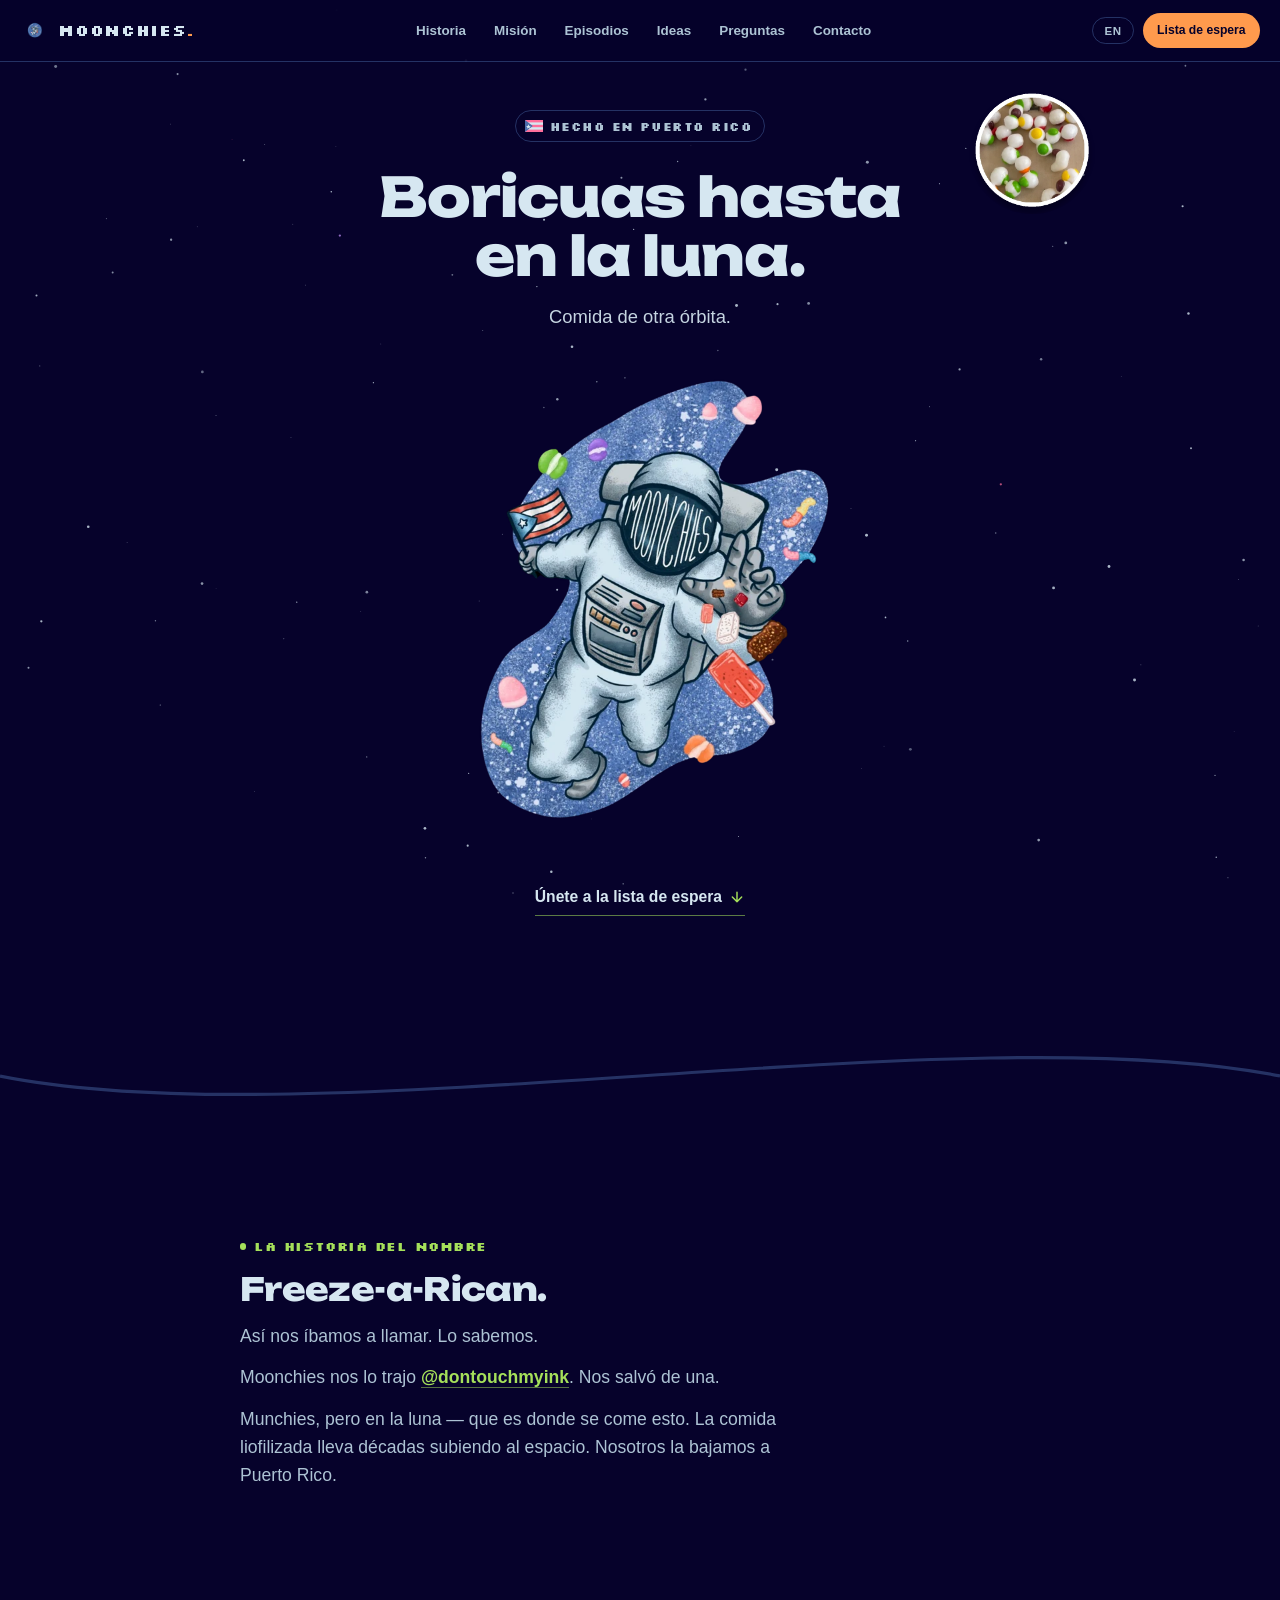
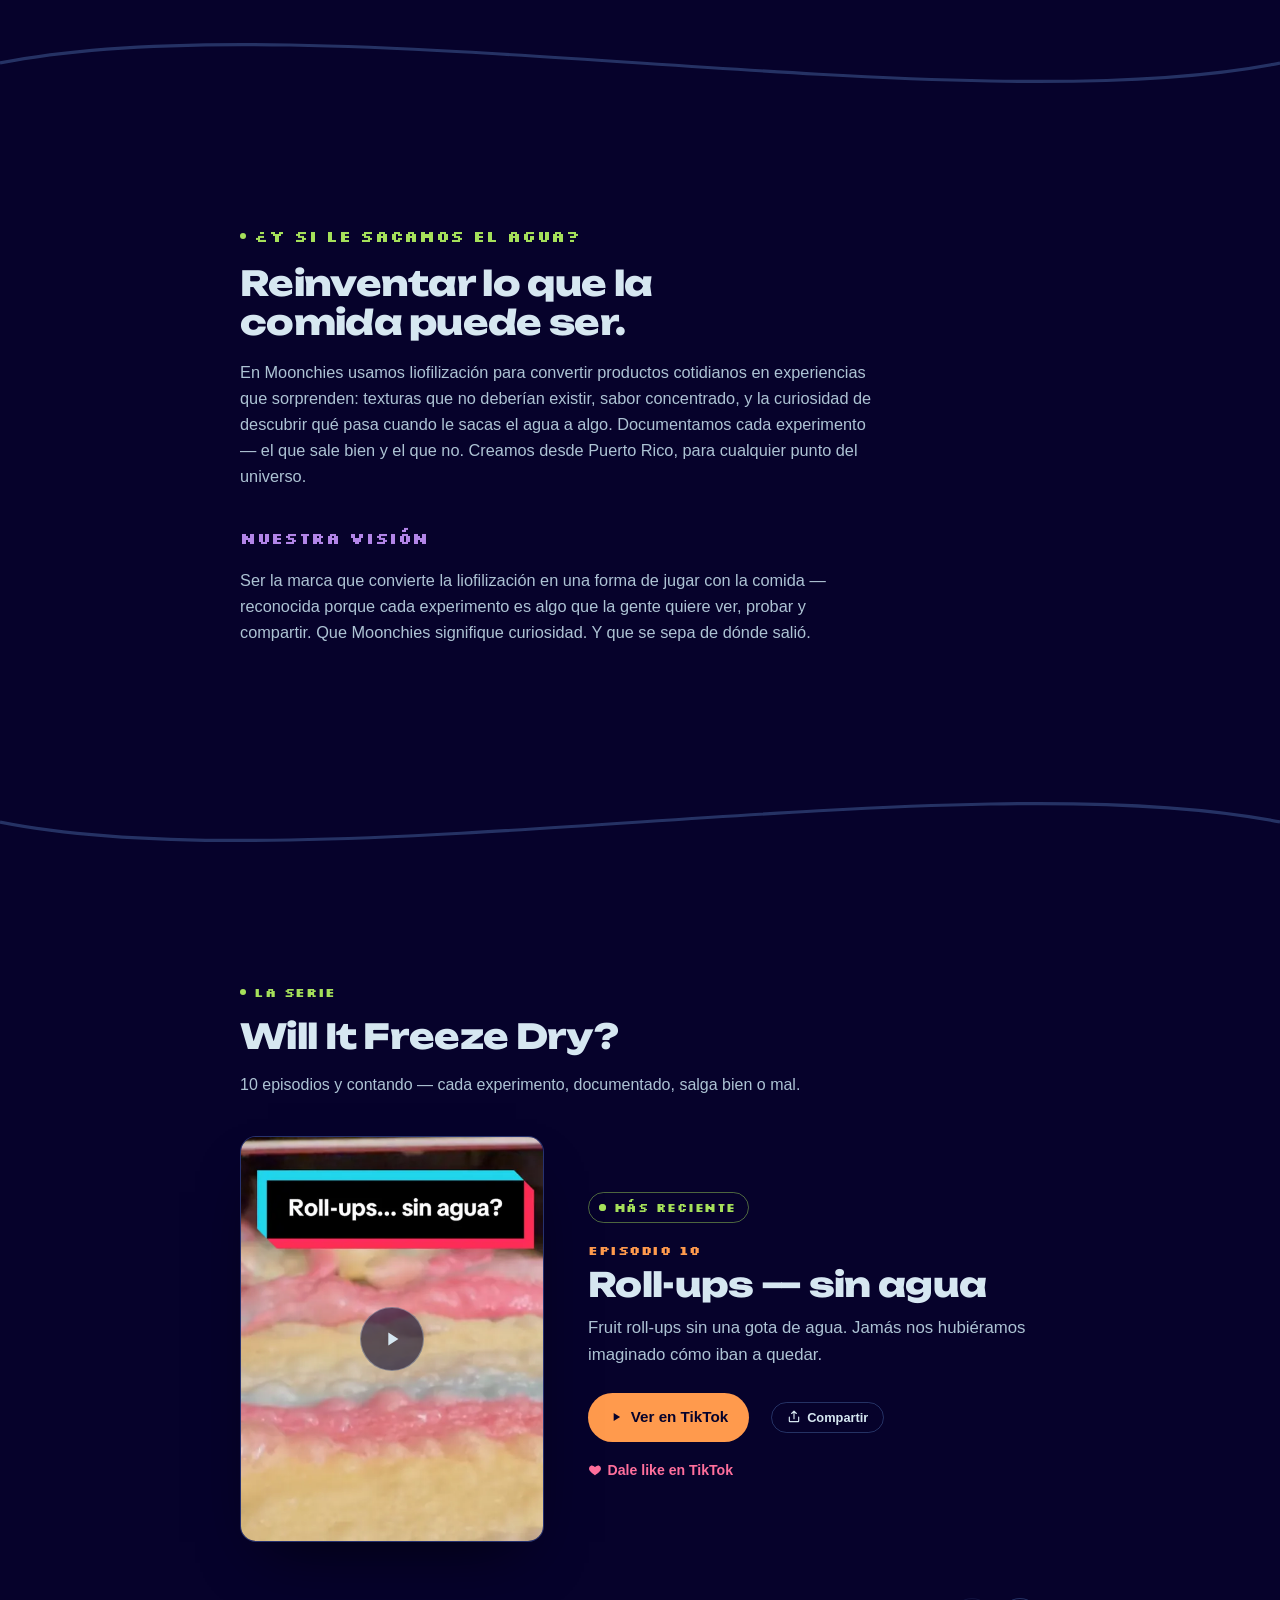
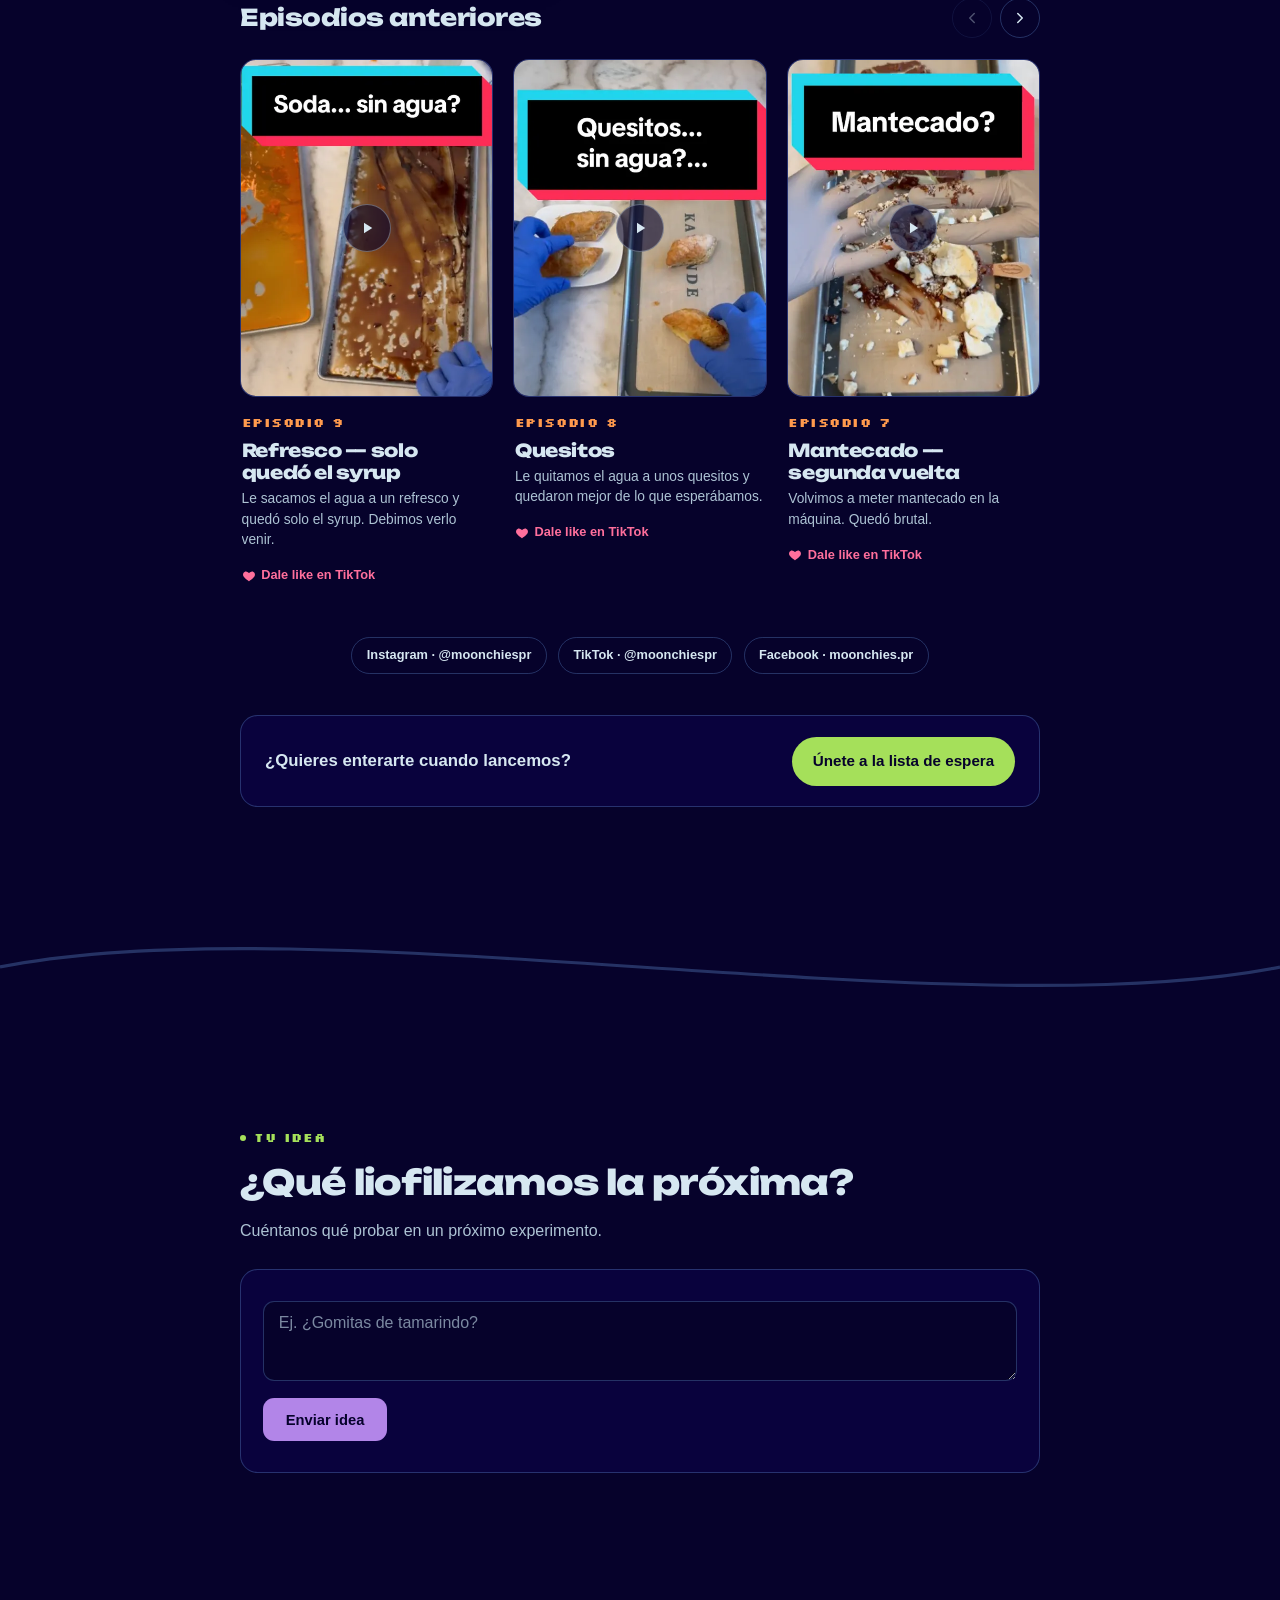
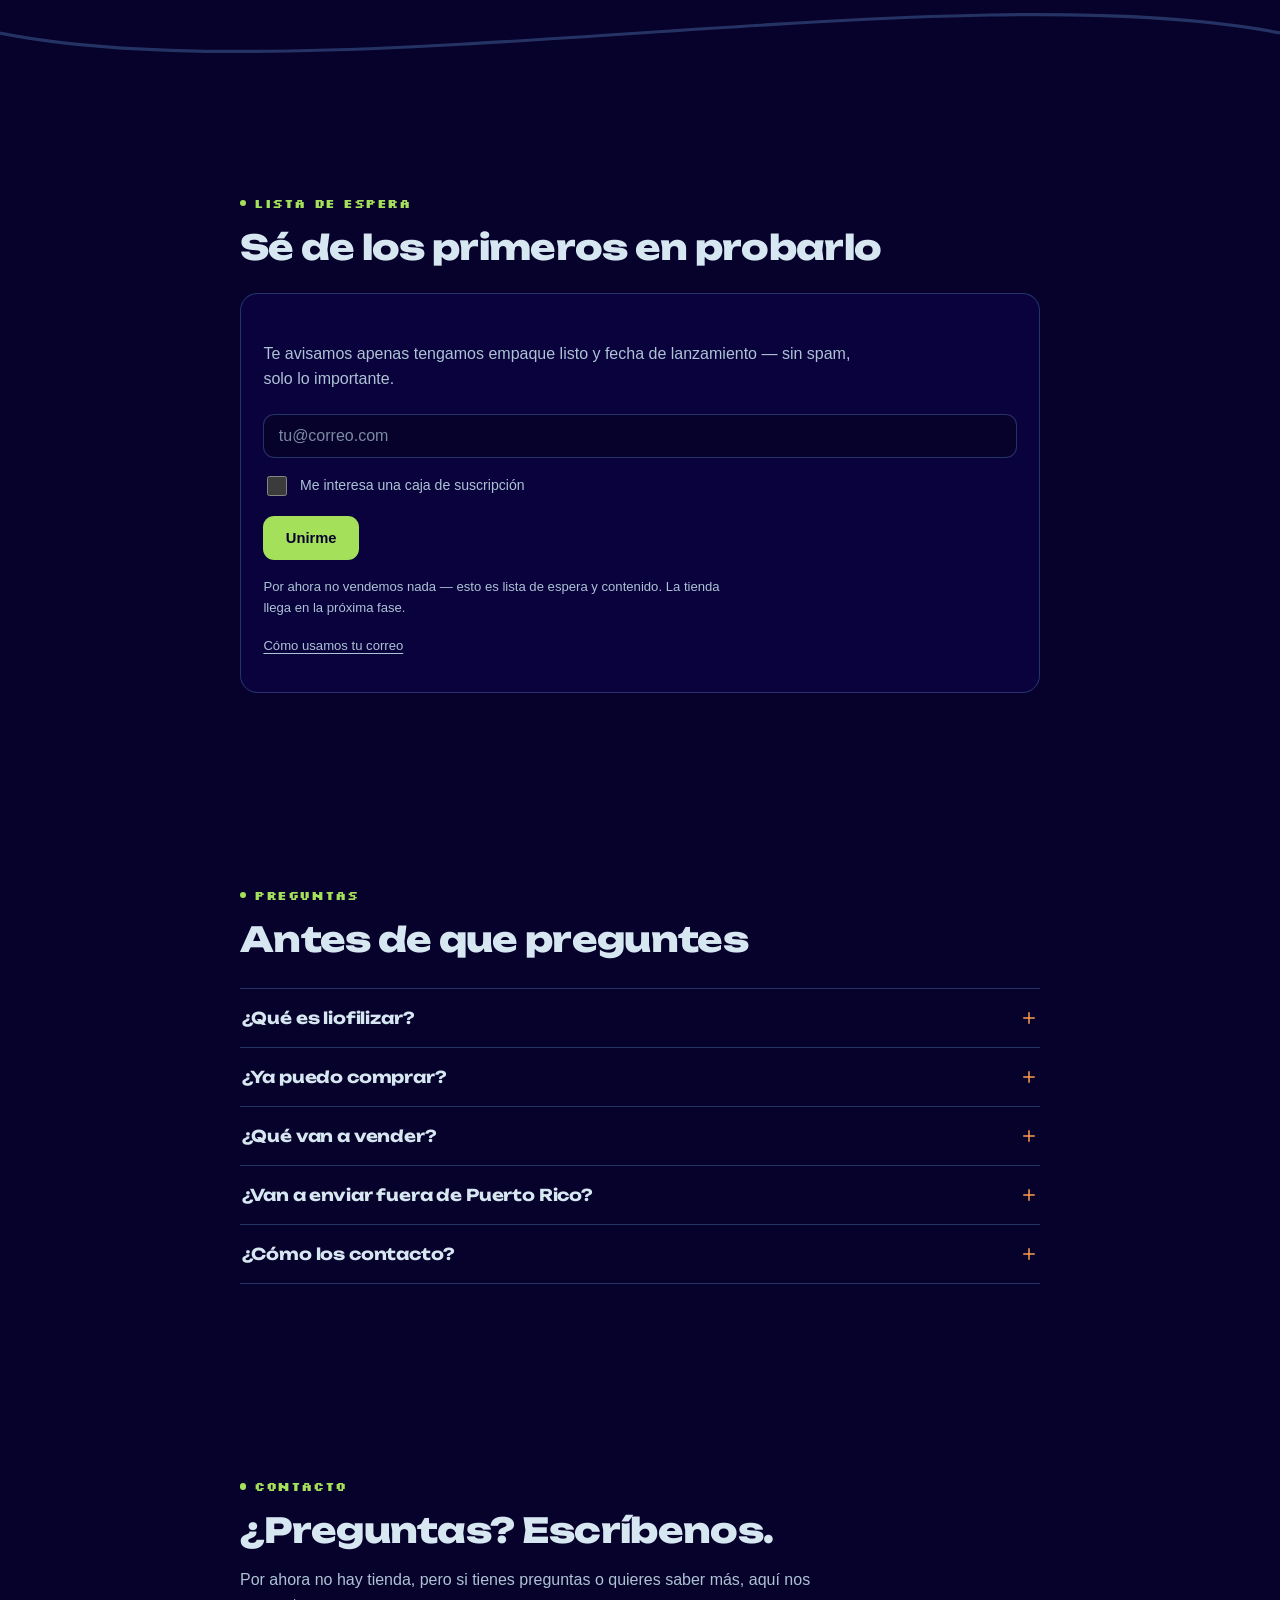
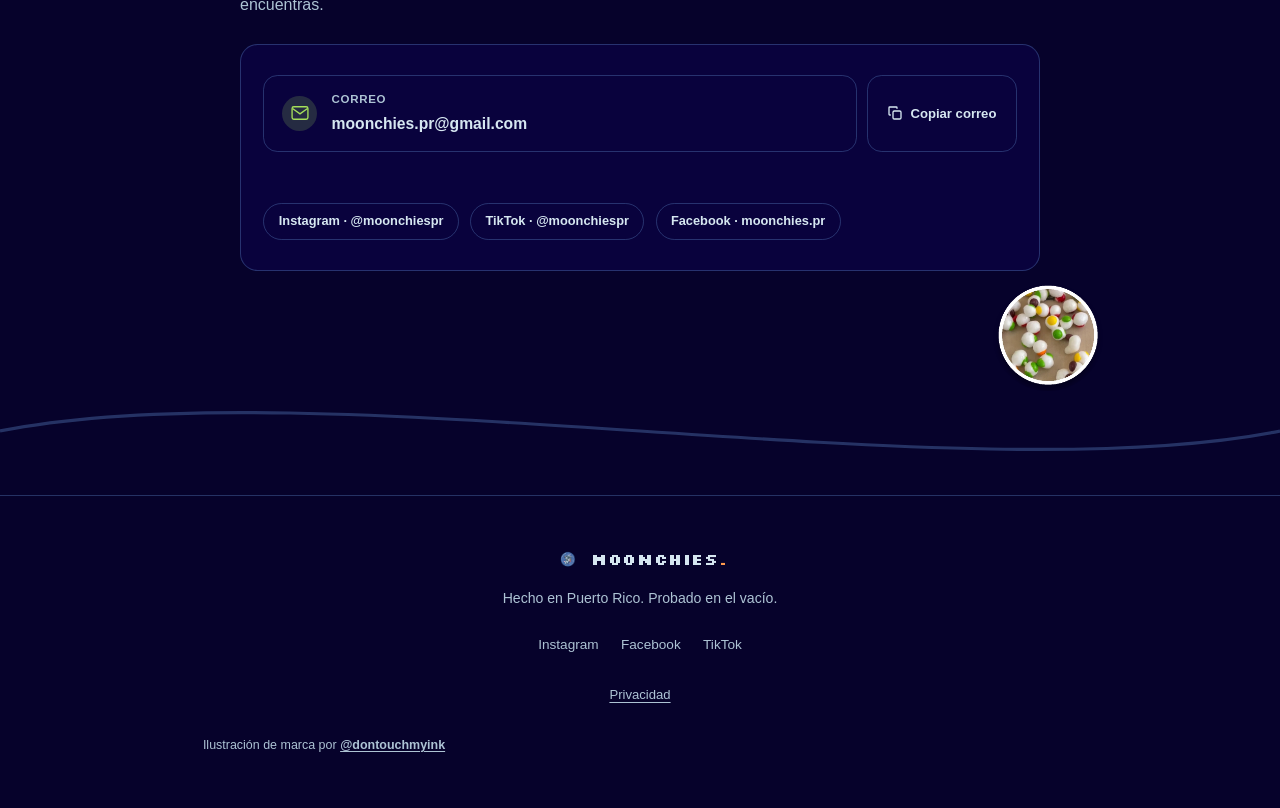
<file: index.html>
<!doctype html>
<html lang="es">
<head>
<meta charset="utf-8">
<meta name="viewport" content="width=device-width, initial-scale=1">
<title data-i18n="meta.title">Moonchies — Boricuas hasta en la luna</title>
<meta name="description" content="Moonchies liofiliza lo cotidiano y documenta qué pasa. Will It Freeze Dry, lista de espera y la historia detrás del nombre — desde Puerto Rico.">
<link rel="canonical" href="https://moonchiespr.com/">
<meta name="theme-color" content="#06022b">

<meta property="og:type" content="website">
<meta property="og:site_name" content="Moonchies">
<meta property="og:title" content="Moonchies — Boricuas hasta en la luna">
<meta property="og:description" content="Liofiliamos lo cotidiano y documentamos qué pasa. Will It Freeze Dry, lista de espera y la historia detrás del nombre — desde Puerto Rico.">
<meta property="og:image" content="https://moonchiespr.com/images/og-moonchies-1200x630.jpg">
<meta property="og:image:width" content="1200">
<meta property="og:image:height" content="630">
<meta property="og:image:alt" content="Astronauta de Moonchies con bandera de Puerto Rico y el texto Boricuas hasta en la luna — ilustración de @dontouchmyink">
<meta property="og:url" content="https://moonchiespr.com/">
<meta property="og:locale" content="es_PR">
<meta name="twitter:card" content="summary_large_image">
<meta name="twitter:title" content="Moonchies — Boricuas hasta en la luna">
<meta name="twitter:description" content="Liofiliamos lo cotidiano y documentamos qué pasa, desde Puerto Rico.">
<meta name="twitter:image" content="https://moonchiespr.com/images/og-moonchies-1200x630.jpg">

<link rel="icon" type="image/png" sizes="32x32" href="images/favicon-32.png">
<link rel="icon" type="image/png" sizes="48x48" href="images/favicon-48.png">
<link rel="apple-touch-icon" href="images/apple-touch-icon.png">
<link rel="preload" href="fonts/unbounded-latin.woff2" as="font" type="font/woff2" crossorigin>
<link rel="stylesheet" href="css/style.css">
<script defer src="https://cloud.umami.is/script.js" data-website-id="ddcc6574-648d-4afc-96df-00c713046194" data-domains="moonchiespr.com" data-do-not-track="true"></script>

<script type="application/ld+json">
{
  "@context": "https://schema.org",
  "@type": "Organization",
  "name": "Moonchies",
  "url": "https://moonchiespr.com/",
  "logo": "https://moonchiespr.com/images/logo-circular.png",
  "email": "moonchies.pr@gmail.com",
  "description": "Snacks liofilizados desde Puerto Rico. Will It Freeze Dry: cada experimento, documentado.",
  "foundingLocation": { "@type": "Place", "name": "Puerto Rico" },
  "sameAs": [
    "https://instagram.com/moonchiespr",
    "https://www.tiktok.com/@moonchiespr",
    "https://facebook.com/moonchies.pr"
  ]
}
</script>
</head>
<body>

<a class="skip-link" href="#contenido" data-i18n="a11y.skip">Saltar al contenido</a>

<canvas id="stars" aria-hidden="true"></canvas>

<div class="page">

  <header class="nav has-menu">
    <a class="wordmark" href="#top">
      <img src="images/logo-circular.webp" alt="" width="30" height="30">
      <span class="wordmark-text">MOONCHIES<span class="dot">.</span></span>
    </a>

    <nav class="nav-links" id="navMenu" aria-label="Secciones" data-i18n-aria-label="nav.label">
      <ul>
        <li><a href="#historia" data-i18n="nav.story">Historia</a></li>
        <li><a href="#mision" data-i18n="nav.mission">Misión</a></li>
        <li><a href="#wifd" data-i18n="nav.episodes">Episodios</a></li>
        <li><a href="#sugerencias" data-i18n="nav.ideas">Ideas</a></li>
        <li><a href="#preguntas" data-i18n="nav.faq">Preguntas</a></li>
        <li><a href="#contacto" data-i18n="nav.contact">Contacto</a></li>
      </ul>
      <div class="nav-menu-social">
        <a class="social-pill" href="https://instagram.com/moonchiespr" target="_blank" rel="noopener" data-umami-event="social-click" data-umami-event-network="instagram">Instagram</a>
        <a class="social-pill" href="https://tiktok.com/@moonchiespr" target="_blank" rel="noopener" data-umami-event="social-click" data-umami-event-network="tiktok">TikTok</a>
        <a class="social-pill" href="https://facebook.com/moonchies.pr" target="_blank" rel="noopener" data-umami-event="social-click" data-umami-event-network="facebook">Facebook</a>
      </div>
    </nav>

    <div class="nav-actions">
      <button class="lang-toggle" id="langToggle" type="button">EN</button>
      <a class="nav-cta" href="#waitlist" data-i18n="nav.cta" data-umami-event="cta-waitlist" data-umami-event-location="header">Lista de espera</a>
      <button class="nav-menu-btn" id="navMenuBtn" type="button" aria-expanded="false" aria-controls="navMenu" aria-label="Menú" data-i18n-aria-label="nav.menu">
        <span class="nav-menu-bars" aria-hidden="true"><span></span><span></span></span>
      </button>
    </div>

    <div class="scroll-progress" aria-hidden="true"><span></span></div>
  </header>

  <main id="contenido" tabindex="-1">

  <section class="hero" id="top">
    <div class="hero-badge">
      <svg class="flag-chip" width="18" height="12" viewBox="0 0 30 20" aria-hidden="true">
        <rect width="30" height="20" fill="#d6e7f1"/>
        <rect width="30" height="4" fill="#ff6f9c"/>
        <rect y="8" width="30" height="4" fill="#ff6f9c"/>
        <rect y="16" width="30" height="4" fill="#ff6f9c"/>
        <polygon points="0,0 13,10 0,20" fill="#4d6dab"/>
        <polygon points="4.5,10 5.7,7.2 6.9,10 9.9,10 7.5,11.8 8.4,14.6 5.7,12.8 3,14.6 3.9,11.8 1.5,10" fill="#d6e7f1"/>
      </svg>
      <span data-i18n="hero.badge">Hecho en Puerto Rico</span>
    </div>

    <h1 data-i18n="hero.tagline">Boricuas hasta en la luna.</h1>
    <p class="lede" data-i18n="hero.lede">Comida de otra órbita.</p>

    <picture>
      <source srcset="images/logo-oficial.webp" type="image/webp">
      <img class="hero-logo" src="images/logo-oficial.png" width="576" height="700" fetchpriority="high"
           data-i18n-alt="hero.logo_alt"
           alt="Astronauta Moonchies flotando en el espacio con bandera de Puerto Rico, rodeado de dulces — ilustración de @dontouchmyink">
    </picture>

    <a class="hero-cta" href="#waitlist" data-umami-event="cta-waitlist" data-umami-event-location="hero">
      <span data-i18n="hero.cta">Únete a la lista de espera</span>
      <svg width="16" height="16" viewBox="0 0 24 24" fill="none" stroke="currentColor" stroke-width="2.2" stroke-linecap="round" stroke-linejoin="round" aria-hidden="true"><path d="M12 5v14M5 12l7 7 7-7"/></svg>
    </a>

    <img class="sticker sticker--skittles sticker--hero" src="images/sticker-skittles.webp" alt="" aria-hidden="true" width="120" height="120">
  </section>

  <svg class="divider" viewBox="0 0 400 40" preserveAspectRatio="none" aria-hidden="true"><path d="M0,20 C100,40 300,0 400,20" fill="none" stroke="currentColor" stroke-width="1"/></svg>

  <section class="story" id="historia">
    <p class="eyebrow" data-i18n="story.eyebrow">La historia del nombre</p>
    <h2 class="story-title" data-i18n="story.p1">Freeze-a-Rican.</h2>
    <p data-i18n="story.p2">Así nos íbamos a llamar. Lo sabemos.</p>
    <p><span data-i18n="story.p3a">Moonchies nos lo trajo</span> <a href="https://instagram.com/dontouchmyink" target="_blank" rel="noopener">@dontouchmyink</a><span data-i18n="story.p3b">. Nos salvó de una.</span></p>
    <p data-i18n="story.p4">Munchies, pero en la luna — que es donde se come esto. La comida liofilizada lleva décadas subiendo al espacio. Nosotros la bajamos a Puerto Rico.</p>
  </section>

  <svg class="divider" viewBox="0 0 400 40" preserveAspectRatio="none" aria-hidden="true"><path d="M0,20 C100,0 300,40 400,20" fill="none" stroke="currentColor" stroke-width="1"/></svg>

  <section id="mision">
    <div class="purpose-block">
      <p class="eyebrow" data-i18n="mission.eyebrow">¿Y si le sacamos el agua?</p>
      <h2 data-i18n="mission.title">Reinventar lo que la comida puede ser.</h2>
      <p data-i18n="mission.body">En Moonchies usamos liofilización para convertir productos cotidianos en experiencias que sorprenden: texturas que no deberían existir, sabor concentrado, y la curiosidad de descubrir qué pasa cuando le sacas el agua a algo. Documentamos cada experimento — el que sale bien y el que no. Creamos desde Puerto Rico, para cualquier punto del universo.</p>
    </div>
    <div class="purpose-block">
      <p class="purpose-label" data-i18n="vision.label">Nuestra visión</p>
      <p data-i18n="vision.body">Ser la marca que convierte la liofilización en una forma de jugar con la comida — reconocida porque cada experimento es algo que la gente quiere ver, probar y compartir. Que Moonchies signifique curiosidad. Y que se sepa de dónde salió.</p>
    </div>
  </section>

  <svg class="divider" viewBox="0 0 400 40" preserveAspectRatio="none" aria-hidden="true"><path d="M0,20 C100,40 300,0 400,20" fill="none" stroke="currentColor" stroke-width="1"/></svg>

  <section id="wifd">
    <p class="eyebrow" data-i18n="wifd.eyebrow">La serie</p>
    <h2 lang="en">Will It Freeze Dry?</h2>
    <p data-i18n="wifd.lede">10 episodios y contando — cada experimento, documentado, salga bien o mal.</p>
    <span class="visually-hidden" id="wifd-watch-label" data-i18n="wifd.play_label">Ver en TikTok:</span>

    <article class="wifd-featured">
      <div class="wifd-media">
          <img class="wifd-thumb" src="images/wifd-10-thumb.webp" width="480" height="640" decoding="async" data-i18n-alt="wifd.ep10_alt" alt="Miniatura del video de TikTok: fruit roll-ups liofilizados">
          <a class="wifd-play" href="https://www.tiktok.com/@moonchiespr/video/7683908357513612558" data-umami-event="episode-open" data-umami-event-episode="10" target="_blank" rel="noopener" aria-labelledby="wifd-watch-label ep10-title"><span class="wifd-play-icon" aria-hidden="true"><svg width="18" height="18" viewBox="0 0 24 24" fill="currentColor"><path d="M8 5v14l11-7z"/></svg></span></a>
        </div>
      <div class="wifd-featured-body">
        <p class="wifd-badge"><span class="wifd-badge-dot" aria-hidden="true"></span><span data-i18n="wifd.latest">Más reciente</span></p>
        <p class="wifd-tile-tag" data-i18n="wifd.ep10_tag">Episodio 10</p>
        <h3 id="ep10-title" data-i18n="wifd.ep10_title">Roll-ups — sin agua</h3>
        <p data-i18n="wifd.ep10_body">Fruit roll-ups sin una gota de agua. Jamás nos hubiéramos imaginado cómo iban a quedar.</p>
        <div class="wifd-featured-actions">
          <a class="btn-primary" href="https://www.tiktok.com/@moonchiespr/video/7683908357513612558" data-umami-event="episode-open" data-umami-event-episode="10" target="_blank" rel="noopener" aria-describedby="ep10-title">
            <svg width="14" height="14" viewBox="0 0 24 24" fill="currentColor" aria-hidden="true"><path d="M8 5v14l11-7z"/></svg>
            <span data-i18n="wifd.watch">Ver en TikTok</span>
          </a>
          <button type="button" class="social-pill share-btn" data-share="episode" data-share-url="https://www.tiktok.com/@moonchiespr/video/7683908357513612558" data-share-title-id="ep10-title" aria-describedby="ep10-title">
            <svg width="14" height="14" viewBox="0 0 24 24" fill="none" stroke="currentColor" stroke-width="2" stroke-linecap="round" stroke-linejoin="round" aria-hidden="true"><path d="M4 12v7a1 1 0 0 0 1 1h14a1 1 0 0 0 1-1v-7M16 6l-4-4-4 4M12 2v13"/></svg>
            <span class="btn-label" data-i18n="share.episode">Compartir</span>
          </button>
          <a class="wifd-like" href="https://www.tiktok.com/@moonchiespr/video/7683908357513612558" data-umami-event="episode-like" data-umami-event-episode="10" target="_blank" rel="noopener" aria-describedby="ep10-title">
            <svg width="14" height="14" viewBox="0 0 24 24" fill="currentColor" aria-hidden="true"><path d="M12 21s-6.7-4.3-9.3-8.2C1 10 1.6 6.6 4.4 5.1 6.7 3.8 9.4 4.6 12 7c2.6-2.4 5.3-3.2 7.6-1.9 2.8 1.5 3.4 4.9 1.7 7.7C18.7 16.7 12 21 12 21z"/></svg>
            <span data-i18n="wifd.like_label">Dale like en TikTok</span>
          </a>
        </div>
      </div>
    </article>

    <div class="wifd-rail-head">
      <h3 class="wifd-rail-title" data-i18n="wifd.previous">Episodios anteriores</h3>
      <div class="wifd-rail-controls">
        <button class="rail-btn" type="button" data-rail="prev" aria-controls="wifdRail" aria-label="Episodios más recientes" data-i18n-aria-label="wifd.rail_prev"><svg width="18" height="18" viewBox="0 0 24 24" fill="none" stroke="currentColor" stroke-width="2" stroke-linecap="round" stroke-linejoin="round" aria-hidden="true"><path d="M15 18l-6-6 6-6"/></svg></button>
        <button class="rail-btn" type="button" data-rail="next" aria-controls="wifdRail" aria-label="Episodios más viejos" data-i18n-aria-label="wifd.rail_next"><svg width="18" height="18" viewBox="0 0 24 24" fill="none" stroke="currentColor" stroke-width="2" stroke-linecap="round" stroke-linejoin="round" aria-hidden="true"><path d="M9 18l6-6-6-6"/></svg></button>
      </div>
    </div>
    <ul class="wifd-rail" id="wifdRail">
      <li class="wifd-card">
        <div class="wifd-media">
          <img class="wifd-thumb" src="images/wifd-9-thumb.webp" width="480" height="640" loading="lazy" decoding="async" data-i18n-alt="wifd.ep9_alt" alt="Miniatura del video de TikTok: refresco liofilizado, solo quedó el syrup">
          <a class="wifd-play" href="https://www.tiktok.com/@moonchiespr/video/7683345216954289421" data-umami-event="episode-open" data-umami-event-episode="9" target="_blank" rel="noopener" aria-labelledby="wifd-watch-label ep9-title"><span class="wifd-play-icon" aria-hidden="true"><svg width="18" height="18" viewBox="0 0 24 24" fill="currentColor"><path d="M8 5v14l11-7z"/></svg></span></a>
        </div>
        <div class="wifd-card-body">
          <p class="wifd-tile-tag" data-i18n="wifd.ep9_tag">Episodio 9</p>
          <h4 id="ep9-title" data-i18n="wifd.ep9_title">Refresco — solo quedó el syrup</h4>
          <p data-i18n="wifd.ep9_body">Le sacamos el agua a un refresco y quedó solo el syrup. Debimos verlo venir.</p>
          <a class="wifd-like" href="https://www.tiktok.com/@moonchiespr/video/7683345216954289421" data-umami-event="episode-like" data-umami-event-episode="9" target="_blank" rel="noopener" aria-describedby="ep9-title">
            <svg width="14" height="14" viewBox="0 0 24 24" fill="currentColor" aria-hidden="true"><path d="M12 21s-6.7-4.3-9.3-8.2C1 10 1.6 6.6 4.4 5.1 6.7 3.8 9.4 4.6 12 7c2.6-2.4 5.3-3.2 7.6-1.9 2.8 1.5 3.4 4.9 1.7 7.7C18.7 16.7 12 21 12 21z"/></svg>
            <span data-i18n="wifd.like_label">Dale like en TikTok</span>
          </a>
        </div>
      </li>
      <li class="wifd-card">
        <div class="wifd-media">
          <img class="wifd-thumb" src="images/wifd-8-thumb.webp" width="480" height="640" loading="lazy" decoding="async" data-i18n-alt="wifd.ep8_alt" alt="Miniatura del video de TikTok: quesitos liofilizados">
          <a class="wifd-play" href="https://www.tiktok.com/@moonchiespr/video/7680241482925739278" data-umami-event="episode-open" data-umami-event-episode="8" target="_blank" rel="noopener" aria-labelledby="wifd-watch-label ep8-title"><span class="wifd-play-icon" aria-hidden="true"><svg width="18" height="18" viewBox="0 0 24 24" fill="currentColor"><path d="M8 5v14l11-7z"/></svg></span></a>
        </div>
        <div class="wifd-card-body">
          <p class="wifd-tile-tag" data-i18n="wifd.ep8_tag">Episodio 8</p>
          <h4 id="ep8-title" data-i18n="wifd.ep8_title">Quesitos</h4>
          <p data-i18n="wifd.ep8_body">Le quitamos el agua a unos quesitos y quedaron mejor de lo que esperábamos.</p>
          <a class="wifd-like" href="https://www.tiktok.com/@moonchiespr/video/7680241482925739278" data-umami-event="episode-like" data-umami-event-episode="8" target="_blank" rel="noopener" aria-describedby="ep8-title">
            <svg width="14" height="14" viewBox="0 0 24 24" fill="currentColor" aria-hidden="true"><path d="M12 21s-6.7-4.3-9.3-8.2C1 10 1.6 6.6 4.4 5.1 6.7 3.8 9.4 4.6 12 7c2.6-2.4 5.3-3.2 7.6-1.9 2.8 1.5 3.4 4.9 1.7 7.7C18.7 16.7 12 21 12 21z"/></svg>
            <span data-i18n="wifd.like_label">Dale like en TikTok</span>
          </a>
        </div>
      </li>
      <li class="wifd-card">
        <div class="wifd-media">
          <img class="wifd-thumb" src="images/wifd-7-thumb.webp" width="480" height="640" loading="lazy" decoding="async" data-i18n-alt="wifd.ep7_alt" alt="Miniatura del video de TikTok: mantecado liofilizado">
          <a class="wifd-play" href="https://www.tiktok.com/@moonchiespr/video/7677064114211982606" data-umami-event="episode-open" data-umami-event-episode="7" target="_blank" rel="noopener" aria-labelledby="wifd-watch-label ep7-title"><span class="wifd-play-icon" aria-hidden="true"><svg width="18" height="18" viewBox="0 0 24 24" fill="currentColor"><path d="M8 5v14l11-7z"/></svg></span></a>
        </div>
        <div class="wifd-card-body">
          <p class="wifd-tile-tag" data-i18n="wifd.ep7_tag">Episodio 7</p>
          <h4 id="ep7-title" data-i18n="wifd.ep7_title">Mantecado — segunda vuelta</h4>
          <p data-i18n="wifd.ep7_body">Volvimos a meter mantecado en la máquina. Quedó brutal.</p>
          <a class="wifd-like" href="https://www.tiktok.com/@moonchiespr/video/7677064114211982606" data-umami-event="episode-like" data-umami-event-episode="7" target="_blank" rel="noopener" aria-describedby="ep7-title">
            <svg width="14" height="14" viewBox="0 0 24 24" fill="currentColor" aria-hidden="true"><path d="M12 21s-6.7-4.3-9.3-8.2C1 10 1.6 6.6 4.4 5.1 6.7 3.8 9.4 4.6 12 7c2.6-2.4 5.3-3.2 7.6-1.9 2.8 1.5 3.4 4.9 1.7 7.7C18.7 16.7 12 21 12 21z"/></svg>
            <span data-i18n="wifd.like_label">Dale like en TikTok</span>
          </a>
        </div>
      </li>
      <li class="wifd-card">
        <div class="wifd-media">
          <img class="wifd-thumb" src="images/wifd-6-thumb.webp" width="480" height="640" loading="lazy" decoding="async" data-i18n-alt="wifd.ep6_alt" alt="Miniatura del video de TikTok: una bolsa entera de Skittles liofilizados">
          <a class="wifd-play" href="https://www.tiktok.com/@moonchiespr/video/7675491944700693774" data-umami-event="episode-open" data-umami-event-episode="6" target="_blank" rel="noopener" aria-labelledby="wifd-watch-label ep6-title"><span class="wifd-play-icon" aria-hidden="true"><svg width="18" height="18" viewBox="0 0 24 24" fill="currentColor"><path d="M8 5v14l11-7z"/></svg></span></a>
        </div>
        <div class="wifd-card-body">
          <p class="wifd-tile-tag" data-i18n="wifd.ep6_tag">Episodio 6</p>
          <h4 id="ep6-title" data-i18n="wifd.ep6_title">Skittles — la bolsa entera</h4>
          <p data-i18n="wifd.ep6_body">Una bolsa entera, 4 horas en la máquina. Todavía nos sorprende cómo quedan.</p>
          <a class="wifd-like" href="https://www.tiktok.com/@moonchiespr/video/7675491944700693774" data-umami-event="episode-like" data-umami-event-episode="6" target="_blank" rel="noopener" aria-describedby="ep6-title">
            <svg width="14" height="14" viewBox="0 0 24 24" fill="currentColor" aria-hidden="true"><path d="M12 21s-6.7-4.3-9.3-8.2C1 10 1.6 6.6 4.4 5.1 6.7 3.8 9.4 4.6 12 7c2.6-2.4 5.3-3.2 7.6-1.9 2.8 1.5 3.4 4.9 1.7 7.7C18.7 16.7 12 21 12 21z"/></svg>
            <span data-i18n="wifd.like_label">Dale like en TikTok</span>
          </a>
        </div>
      </li>
      <li class="wifd-card">
        <div class="wifd-media">
          <img class="wifd-thumb" src="images/wifd-5-thumb.webp" width="480" height="640" loading="lazy" decoding="async" data-i18n-alt="wifd.ep5_alt" alt="Miniatura del video de TikTok: pizza liofilizada, horneada y congelada">
          <a class="wifd-play" href="https://www.tiktok.com/@moonchiespr/video/7673644697818008845" data-umami-event="episode-open" data-umami-event-episode="5" target="_blank" rel="noopener" aria-labelledby="wifd-watch-label ep5-title"><span class="wifd-play-icon" aria-hidden="true"><svg width="18" height="18" viewBox="0 0 24 24" fill="currentColor"><path d="M8 5v14l11-7z"/></svg></span></a>
        </div>
        <div class="wifd-card-body">
          <p class="wifd-tile-tag" data-i18n="wifd.ep5_tag">Episodio 5</p>
          <h4 id="ep5-title" data-i18n="wifd.ep5_title">Pizza — horneada vs. congelada</h4>
          <p data-i18n="wifd.ep5_body">Una pizza horneada, una congelada, ambas 20 horas en la máquina. No esperábamos este resultado.</p>
          <a class="wifd-like" href="https://www.tiktok.com/@moonchiespr/video/7673644697818008845" data-umami-event="episode-like" data-umami-event-episode="5" target="_blank" rel="noopener" aria-describedby="ep5-title">
            <svg width="14" height="14" viewBox="0 0 24 24" fill="currentColor" aria-hidden="true"><path d="M12 21s-6.7-4.3-9.3-8.2C1 10 1.6 6.6 4.4 5.1 6.7 3.8 9.4 4.6 12 7c2.6-2.4 5.3-3.2 7.6-1.9 2.8 1.5 3.4 4.9 1.7 7.7C18.7 16.7 12 21 12 21z"/></svg>
            <span data-i18n="wifd.like_label">Dale like en TikTok</span>
          </a>
        </div>
      </li>
      <li class="wifd-card">
        <div class="wifd-media">
          <img class="wifd-thumb" src="images/wifd-4-thumb.webp" width="480" height="640" loading="lazy" decoding="async" data-i18n-alt="wifd.ep4_alt" alt="Miniatura del video de TikTok: mantecado de vainilla liofilizado con sprinkles">
          <a class="wifd-play" href="https://www.tiktok.com/@moonchiespr/video/7673243206368103693" data-umami-event="episode-open" data-umami-event-episode="4" target="_blank" rel="noopener" aria-labelledby="wifd-watch-label ep4-title"><span class="wifd-play-icon" aria-hidden="true"><svg width="18" height="18" viewBox="0 0 24 24" fill="currentColor"><path d="M8 5v14l11-7z"/></svg></span></a>
        </div>
        <div class="wifd-card-body">
          <p class="wifd-tile-tag" data-i18n="wifd.ep4_tag">Episodio 4</p>
          <h4 id="ep4-title" data-i18n="wifd.ep4_title">Mantecado de vainilla, con sprinkles</h4>
          <p data-i18n="wifd.ep4_body">Esto es lo que se come en el espacio — mantecado liofilizado, sin una gota de agua.</p>
          <a class="wifd-like" href="https://www.tiktok.com/@moonchiespr/video/7673243206368103693" data-umami-event="episode-like" data-umami-event-episode="4" target="_blank" rel="noopener" aria-describedby="ep4-title">
            <svg width="14" height="14" viewBox="0 0 24 24" fill="currentColor" aria-hidden="true"><path d="M12 21s-6.7-4.3-9.3-8.2C1 10 1.6 6.6 4.4 5.1 6.7 3.8 9.4 4.6 12 7c2.6-2.4 5.3-3.2 7.6-1.9 2.8 1.5 3.4 4.9 1.7 7.7C18.7 16.7 12 21 12 21z"/></svg>
            <span data-i18n="wifd.like_label">Dale like en TikTok</span>
          </a>
        </div>
      </li>
      <li class="wifd-card">
        <div class="wifd-media">
          <img class="wifd-thumb" src="images/wifd-3-thumb.webp" width="480" height="640" loading="lazy" decoding="async" data-i18n-alt="wifd.ep3_alt" alt="Miniatura del video de TikTok: gummy sharks liofilizados">
          <a class="wifd-play" href="https://www.tiktok.com/@moonchiespr/video/7672566179973614862" data-umami-event="episode-open" data-umami-event-episode="3" target="_blank" rel="noopener" aria-labelledby="wifd-watch-label ep3-title"><span class="wifd-play-icon" aria-hidden="true"><svg width="18" height="18" viewBox="0 0 24 24" fill="currentColor"><path d="M8 5v14l11-7z"/></svg></span></a>
        </div>
        <div class="wifd-card-body">
          <p class="wifd-tile-tag" data-i18n="wifd.ep3_tag">Episodio 3</p>
          <h4 id="ep3-title" data-i18n="wifd.ep3_title">Gummy Sharks — el resultado inesperado</h4>
          <p data-i18n="wifd.ep3_body">¿Qué pasa cuando le quitas el agua a un gummy shark? Esto no nos lo esperábamos.</p>
          <a class="wifd-like" href="https://www.tiktok.com/@moonchiespr/video/7672566179973614862" data-umami-event="episode-like" data-umami-event-episode="3" target="_blank" rel="noopener" aria-describedby="ep3-title">
            <svg width="14" height="14" viewBox="0 0 24 24" fill="currentColor" aria-hidden="true"><path d="M12 21s-6.7-4.3-9.3-8.2C1 10 1.6 6.6 4.4 5.1 6.7 3.8 9.4 4.6 12 7c2.6-2.4 5.3-3.2 7.6-1.9 2.8 1.5 3.4 4.9 1.7 7.7C18.7 16.7 12 21 12 21z"/></svg>
            <span data-i18n="wifd.like_label">Dale like en TikTok</span>
          </a>
        </div>
      </li>
      <li class="wifd-card">
        <div class="wifd-media">
          <img class="wifd-thumb" src="images/wifd-2-thumb.webp" width="480" height="640" loading="lazy" decoding="async" data-i18n-alt="wifd.ep2_alt" alt="Miniatura del video de TikTok: Skittles liofilizados, segunda ronda">
          <a class="wifd-play" href="https://www.tiktok.com/@moonchiespr/video/7671419664810970382" data-umami-event="episode-open" data-umami-event-episode="2" target="_blank" rel="noopener" aria-labelledby="wifd-watch-label ep2-title"><span class="wifd-play-icon" aria-hidden="true"><svg width="18" height="18" viewBox="0 0 24 24" fill="currentColor"><path d="M8 5v14l11-7z"/></svg></span></a>
        </div>
        <div class="wifd-card-body">
          <p class="wifd-tile-tag" data-i18n="wifd.ep2_tag">Episodio 2</p>
          <h4 id="ep2-title" data-i18n="wifd.ep2_title">Skittles — segunda ronda</h4>
          <p data-i18n="wifd.ep2_body">Seguimos afinando el proceso — así quedó la textura esta vez.</p>
          <a class="wifd-like" href="https://www.tiktok.com/@moonchiespr/video/7671419664810970382" data-umami-event="episode-like" data-umami-event-episode="2" target="_blank" rel="noopener" aria-describedby="ep2-title">
            <svg width="14" height="14" viewBox="0 0 24 24" fill="currentColor" aria-hidden="true"><path d="M12 21s-6.7-4.3-9.3-8.2C1 10 1.6 6.6 4.4 5.1 6.7 3.8 9.4 4.6 12 7c2.6-2.4 5.3-3.2 7.6-1.9 2.8 1.5 3.4 4.9 1.7 7.7C18.7 16.7 12 21 12 21z"/></svg>
            <span data-i18n="wifd.like_label">Dale like en TikTok</span>
          </a>
        </div>
      </li>
      <li class="wifd-card">
        <div class="wifd-media">
          <img class="wifd-thumb" src="images/wifd-1-thumb.webp" width="480" height="640" loading="lazy" decoding="async" data-i18n-alt="wifd.ep1_alt" alt="Miniatura del video de TikTok: Skittles liofilizados, primera prueba">
          <a class="wifd-play" href="https://www.tiktok.com/@moonchiespr/video/7670728529528589582" data-umami-event="episode-open" data-umami-event-episode="1" target="_blank" rel="noopener" aria-labelledby="wifd-watch-label ep1-title"><span class="wifd-play-icon" aria-hidden="true"><svg width="18" height="18" viewBox="0 0 24 24" fill="currentColor"><path d="M8 5v14l11-7z"/></svg></span></a>
        </div>
        <div class="wifd-card-body">
          <p class="wifd-tile-tag" data-i18n="wifd.ep1_tag">Episodio 1</p>
          <h4 id="ep1-title" data-i18n="wifd.ep1_title">Skittles — la primera prueba</h4>
          <p data-i18n="wifd.ep1_body">¿Qué pasa cuando le quitas el agua a un Skittle? Este fue nuestro primer experimento.</p>
          <a class="wifd-like" href="https://www.tiktok.com/@moonchiespr/video/7670728529528589582" data-umami-event="episode-like" data-umami-event-episode="1" target="_blank" rel="noopener" aria-describedby="ep1-title">
            <svg width="14" height="14" viewBox="0 0 24 24" fill="currentColor" aria-hidden="true"><path d="M12 21s-6.7-4.3-9.3-8.2C1 10 1.6 6.6 4.4 5.1 6.7 3.8 9.4 4.6 12 7c2.6-2.4 5.3-3.2 7.6-1.9 2.8 1.5 3.4 4.9 1.7 7.7C18.7 16.7 12 21 12 21z"/></svg>
            <span data-i18n="wifd.like_label">Dale like en TikTok</span>
          </a>
        </div>
      </li>
    </ul>

    <div class="wifd-social">
      <a class="social-pill" href="https://instagram.com/moonchiespr" target="_blank" rel="noopener" data-umami-event="social-click" data-umami-event-network="instagram">Instagram · @moonchiespr</a>
      <a class="social-pill" href="https://tiktok.com/@moonchiespr" target="_blank" rel="noopener" data-umami-event="social-click" data-umami-event-network="tiktok">TikTok · @moonchiespr</a>
      <a class="social-pill" href="https://facebook.com/moonchies.pr" target="_blank" rel="noopener" data-umami-event="social-click" data-umami-event-network="facebook">Facebook · moonchies.pr</a>
    </div>

    <div class="wifd-waitlist">
      <p data-i18n="wifd.waitlist_prompt">¿Quieres enterarte cuando lancemos?</p>
      <a class="btn-primary btn-lime" href="#waitlist" data-i18n="wifd.waitlist_cta" data-umami-event="cta-waitlist" data-umami-event-location="episodes">Únete a la lista de espera</a>
    </div>
  </section>

  <svg class="divider" viewBox="0 0 400 40" preserveAspectRatio="none" aria-hidden="true"><path d="M0,20 C100,0 300,40 400,20" fill="none" stroke="currentColor" stroke-width="1"/></svg>

  <section id="sugerencias">
    <p class="eyebrow" data-i18n="suggest.eyebrow">Tu idea</p>
    <h2 data-i18n="suggest.title">¿Qué liofilizamos la próxima?</h2>
    <p data-i18n="suggest.lede">Cuéntanos qué probar en un próximo experimento.</p>

    <div class="panel">
      <form name="wifd-suggestions" method="POST" data-netlify="true" netlify-honeypot="bot-field" id="suggestForm">
        <input type="hidden" name="form-name" value="wifd-suggestions">
        <input type="hidden" name="idioma" value="es">
        <input type="hidden" name="utm_source" value="">
        <input type="hidden" name="utm_medium" value="">
        <input type="hidden" name="utm_campaign" value="">
        <input type="hidden" name="referido" value="">
        <p class="honeypot-field" aria-hidden="true"><label>No llenar: <input name="bot-field" tabindex="-1" autocomplete="off"></label></p>
        <div class="field">
          <label for="suggest-idea" class="visually-hidden" data-i18n="suggest.field_label">Tu idea</label>
          <textarea id="suggest-idea" name="idea" rows="3" required maxlength="1000" data-validate="idea" aria-describedby="suggest-idea-error" data-i18n-placeholder="suggest.placeholder" placeholder="Ej. ¿Gomitas de tamarindo?"></textarea>
          <p class="field-error" id="suggest-idea-error" hidden></p>
        </div>
        <button type="submit" class="form-submit violet"><span class="btn-spinner" aria-hidden="true"></span><span class="btn-label" data-i18n="suggest.submit">Enviar idea</span></button>
      </form>
      <div class="form-confirm violet" id="suggestConfirm" tabindex="-1">
        <div class="form-confirm-success">
          <p data-i18n="suggest.confirm">¡Gracias! La anotamos.</p>
          <button type="button" class="text-btn" id="suggestAgain" data-i18n="suggest.again">Enviar otra idea</button>
        </div>
        <p class="form-confirm-error" data-i18n="form.error">Algo salió mal. Intenta de nuevo o escríbenos por Instagram.</p>
      </div>
    </div>
  </section>

  <svg class="divider" viewBox="0 0 400 40" preserveAspectRatio="none" aria-hidden="true"><path d="M0,20 C100,40 300,0 400,20" fill="none" stroke="currentColor" stroke-width="1"/></svg>

  <section id="waitlist">
    <p class="eyebrow" data-i18n="waitlist.eyebrow">Lista de espera</p>
    <h2 data-i18n="waitlist.title">Sé de los primeros en probarlo</h2>

    <div class="panel">
      <p data-i18n="waitlist.lede">Te avisamos apenas tengamos empaque listo y fecha de lanzamiento — sin spam, solo lo importante.</p>
      <form name="waitlist" method="POST" data-netlify="true" netlify-honeypot="bot-field" id="waitlistForm">
        <input type="hidden" name="form-name" value="waitlist">
        <input type="hidden" name="idioma" value="es">
        <input type="hidden" name="utm_source" value="">
        <input type="hidden" name="utm_medium" value="">
        <input type="hidden" name="utm_campaign" value="">
        <input type="hidden" name="referido" value="">
        <p class="honeypot-field" aria-hidden="true"><label>No llenar: <input name="bot-field" tabindex="-1" autocomplete="off"></label></p>
        <div class="field">
          <label for="email" class="visually-hidden" data-i18n="waitlist.field_label">Correo electrónico</label>
          <input type="email" id="email" name="correo" required autocomplete="email" inputmode="email" autocapitalize="off" spellcheck="false" maxlength="254" data-validate="email" aria-describedby="email-error" data-i18n-placeholder="waitlist.placeholder" placeholder="tu@correo.com">
          <p class="field-error" id="email-error" hidden></p>
          <p class="email-suggest-wrap" id="email-suggest" hidden></p>
        </div>
        <label class="checkbox-field">
          <input type="checkbox" name="interes_suscripcion" value="si">
          <span data-i18n="waitlist.subscription">Me interesa una caja de suscripción</span>
        </label>
        <button type="submit" class="form-submit lime"><span class="btn-spinner" aria-hidden="true"></span><span class="btn-label" data-i18n="waitlist.submit">Unirme</span></button>
      </form>
      <div class="form-confirm lime" id="waitlistConfirm" tabindex="-1">
        <div class="form-confirm-success">
          <p data-i18n="waitlist.confirm">¡Listo! Te avisamos apenas lancemos.</p>
          <p class="form-confirm-follow" data-i18n="waitlist.follow">Mientras tanto, síguenos para ver los experimentos:</p>
          <div class="wifd-social">
            <a class="social-pill" href="https://instagram.com/moonchiespr" target="_blank" rel="noopener" data-umami-event="social-click" data-umami-event-network="instagram">Instagram</a>
            <a class="social-pill" href="https://tiktok.com/@moonchiespr" target="_blank" rel="noopener" data-umami-event="social-click" data-umami-event-network="tiktok">TikTok</a>
            <a class="social-pill" href="https://facebook.com/moonchies.pr" target="_blank" rel="noopener" data-umami-event="social-click" data-umami-event-network="facebook">Facebook</a>
          </div>
          <button type="button" class="text-btn share-btn" data-share="site">
            <svg width="15" height="15" viewBox="0 0 24 24" fill="none" stroke="currentColor" stroke-width="2" stroke-linecap="round" stroke-linejoin="round" aria-hidden="true"><path d="M4 12v7a1 1 0 0 0 1 1h14a1 1 0 0 0 1-1v-7M16 6l-4-4-4 4M12 2v13"/></svg>
            <span class="btn-label" data-i18n="share.site">Compártelo con alguien</span>
          </button>
        </div>
        <p class="form-confirm-error" data-i18n="form.error">Algo salió mal. Intenta de nuevo o escríbenos por Instagram.</p>
      </div>
      <p class="not-selling-note" data-i18n="waitlist.disclaimer">Por ahora no vendemos nada — esto es lista de espera y contenido. La tienda llega en la próxima fase.</p>
      <p class="privacy-note"><a href="/privacidad" data-i18n="waitlist.privacy">Cómo usamos tu correo</a></p>
    </div>
  </section>

  <section id="preguntas">
    <p class="eyebrow" data-i18n="faq.eyebrow">Preguntas</p>
    <h2 data-i18n="faq.title">Antes de que preguntes</h2>
    <div class="faq">
      <details class="faq-item" data-faq="1">
        <summary><span data-i18n="faq.q1">¿Qué es liofilizar?</span><svg class="faq-icon" width="18" height="18" viewBox="0 0 24 24" fill="none" stroke="currentColor" stroke-width="2" stroke-linecap="round" aria-hidden="true"><path d="M12 5v14M5 12h14"/></svg></summary>
        <p data-i18n="faq.a1">Es sacarle el agua a la comida congelándola y poniéndola al vacío. El hielo pasa a vapor sin derretirse, y lo que queda mantiene su forma con otra textura: crujiente, liviana, a veces irreconocible. Es la técnica de la comida que va al espacio.</p>
      </details>
      <details class="faq-item" data-faq="2">
        <summary><span data-i18n="faq.q2">¿Ya puedo comprar?</span><svg class="faq-icon" width="18" height="18" viewBox="0 0 24 24" fill="none" stroke="currentColor" stroke-width="2" stroke-linecap="round" aria-hidden="true"><path d="M12 5v14M5 12h14"/></svg></summary>
        <p data-i18n="faq.a2">Todavía no. Estamos resolviendo el empaque para que todo llegue como tiene que llegar. Cuando abra la tienda, la lista de espera se entera primero.</p>
      </details>
      <details class="faq-item" data-faq="3">
        <summary><span data-i18n="faq.q3">¿Qué van a vender?</span><svg class="faq-icon" width="18" height="18" viewBox="0 0 24 24" fill="none" stroke="currentColor" stroke-width="2" stroke-linecap="round" aria-hidden="true"><path d="M12 5v14M5 12h14"/></svg></summary>
        <p data-i18n="faq.a3">Para empezar, dulces, mantecados y frutas liofilizadas. Tenemos ideas para mucho más, pero vamos paso a paso.</p>
      </details>
      <details class="faq-item" data-faq="4">
        <summary><span data-i18n="faq.q4">¿Van a enviar fuera de Puerto Rico?</span><svg class="faq-icon" width="18" height="18" viewBox="0 0 24 24" fill="none" stroke="currentColor" stroke-width="2" stroke-linecap="round" aria-hidden="true"><path d="M12 5v14M5 12h14"/></svg></summary>
        <p data-i18n="faq.a4">Esa es la idea. Todavía no hay fecha ni detalles; si estás en la lista de espera, te avisamos.</p>
      </details>
      <details class="faq-item" data-faq="5">
        <summary><span data-i18n="faq.q5">¿Cómo los contacto?</span><svg class="faq-icon" width="18" height="18" viewBox="0 0 24 24" fill="none" stroke="currentColor" stroke-width="2" stroke-linecap="round" aria-hidden="true"><path d="M12 5v14M5 12h14"/></svg></summary>
        <p data-i18n="faq.a5">Escríbenos a moonchies.pr@gmail.com o por Instagram, TikTok o Facebook, por la razón que sea.</p>
      </details>
    </div>
  </section>

  <section id="contacto">
    <p class="eyebrow" data-i18n="contact.eyebrow">Contacto</p>
    <h2 data-i18n="contact.title">¿Preguntas? Escríbenos.</h2>
    <p data-i18n="contact.lede">Por ahora no hay tienda, pero si tienes preguntas o quieres saber más, aquí nos encuentras.</p>

    <div class="panel contact-panel">
      <div class="contact-email">
      <a class="contact-row" href="mailto:moonchies.pr@gmail.com" data-umami-event="email-click">
        <span class="contact-icon" aria-hidden="true">
          <svg width="20" height="20" viewBox="0 0 24 24" fill="none" stroke="currentColor" stroke-width="1.6"><rect x="2.5" y="4.5" width="19" height="15" rx="2"/><path d="M3 6.5l9 6.5 9-6.5"/></svg>
        </span>
        <span class="contact-text">
          <span class="contact-label" data-i18n="contact.email_label">Correo</span>
          <span class="contact-value">moonchies.pr@gmail.com</span>
        </span>
      </a>
      <button type="button" class="copy-btn" data-copy="moonchies.pr@gmail.com">
        <svg width="16" height="16" viewBox="0 0 24 24" fill="none" stroke="currentColor" stroke-width="2" stroke-linecap="round" stroke-linejoin="round" aria-hidden="true"><rect x="9" y="9" width="12" height="12" rx="2"/><path d="M5 15H4a1 1 0 0 1-1-1V4a1 1 0 0 1 1-1h10a1 1 0 0 1 1 1v1"/></svg>
        <span class="btn-label" data-i18n="contact.copy">Copiar correo</span>
      </button>
      </div>

      <div class="wifd-social">
        <a class="social-pill" href="https://instagram.com/moonchiespr" target="_blank" rel="noopener" data-umami-event="social-click" data-umami-event-network="instagram">Instagram · @moonchiespr</a>
        <a class="social-pill" href="https://tiktok.com/@moonchiespr" target="_blank" rel="noopener" data-umami-event="social-click" data-umami-event-network="tiktok">TikTok · @moonchiespr</a>
        <a class="social-pill" href="https://facebook.com/moonchies.pr" target="_blank" rel="noopener" data-umami-event="social-click" data-umami-event-network="facebook">Facebook · moonchies.pr</a>
      </div>
    </div>

    <img class="sticker sticker--skittles sticker--contact" src="images/sticker-skittles.webp" alt="" aria-hidden="true" loading="lazy" width="120" height="120">
  </section>

  </main>

  <svg class="divider" viewBox="0 0 400 40" preserveAspectRatio="none" aria-hidden="true"><path d="M0,20 C100,0 300,40 400,20" fill="none" stroke="currentColor" stroke-width="1"/></svg>

  <footer>
    <a class="wordmark" href="#top">
      <img src="images/logo-circular.webp" alt="" width="30" height="30" loading="lazy">
      <span class="wordmark-text">MOONCHIES<span class="dot">.</span></span>
    </a>
    <p class="tagline" data-i18n="footer.tagline">Hecho en Puerto Rico. Probado en el vacío.</p>
    <div class="footer-links">
      <a href="https://instagram.com/moonchiespr" target="_blank" rel="noopener" data-umami-event="social-click" data-umami-event-network="instagram">Instagram</a>
      <a href="https://facebook.com/moonchies.pr" target="_blank" rel="noopener" data-umami-event="social-click" data-umami-event-network="facebook">Facebook</a>
      <a href="https://tiktok.com/@moonchiespr" target="_blank" rel="noopener" data-umami-event="social-click" data-umami-event-network="tiktok">TikTok</a>
    </div>
    <p class="footer-legal"><a href="/privacidad" data-i18n="footer.privacy">Privacidad</a></p>
    <p class="credit"><span data-i18n="footer.credit">Ilustración de marca por</span> <a href="https://instagram.com/dontouchmyink" target="_blank" rel="noopener">@dontouchmyink</a></p>
  </footer>

</div>

<button class="back-to-top" id="backToTop" type="button" aria-label="Volver arriba" data-i18n-aria-label="nav.top">
  <svg width="18" height="18" viewBox="0 0 24 24" fill="none" stroke="currentColor" stroke-width="2" stroke-linecap="round" stroke-linejoin="round" aria-hidden="true"><path d="M12 19V5M5 12l7-7 7 7"/></svg>
</button>

<p class="visually-hidden" id="liveRegion" role="status" aria-live="polite"></p>

<script src="js/main.js"></script>
</body>
</html>
</file>
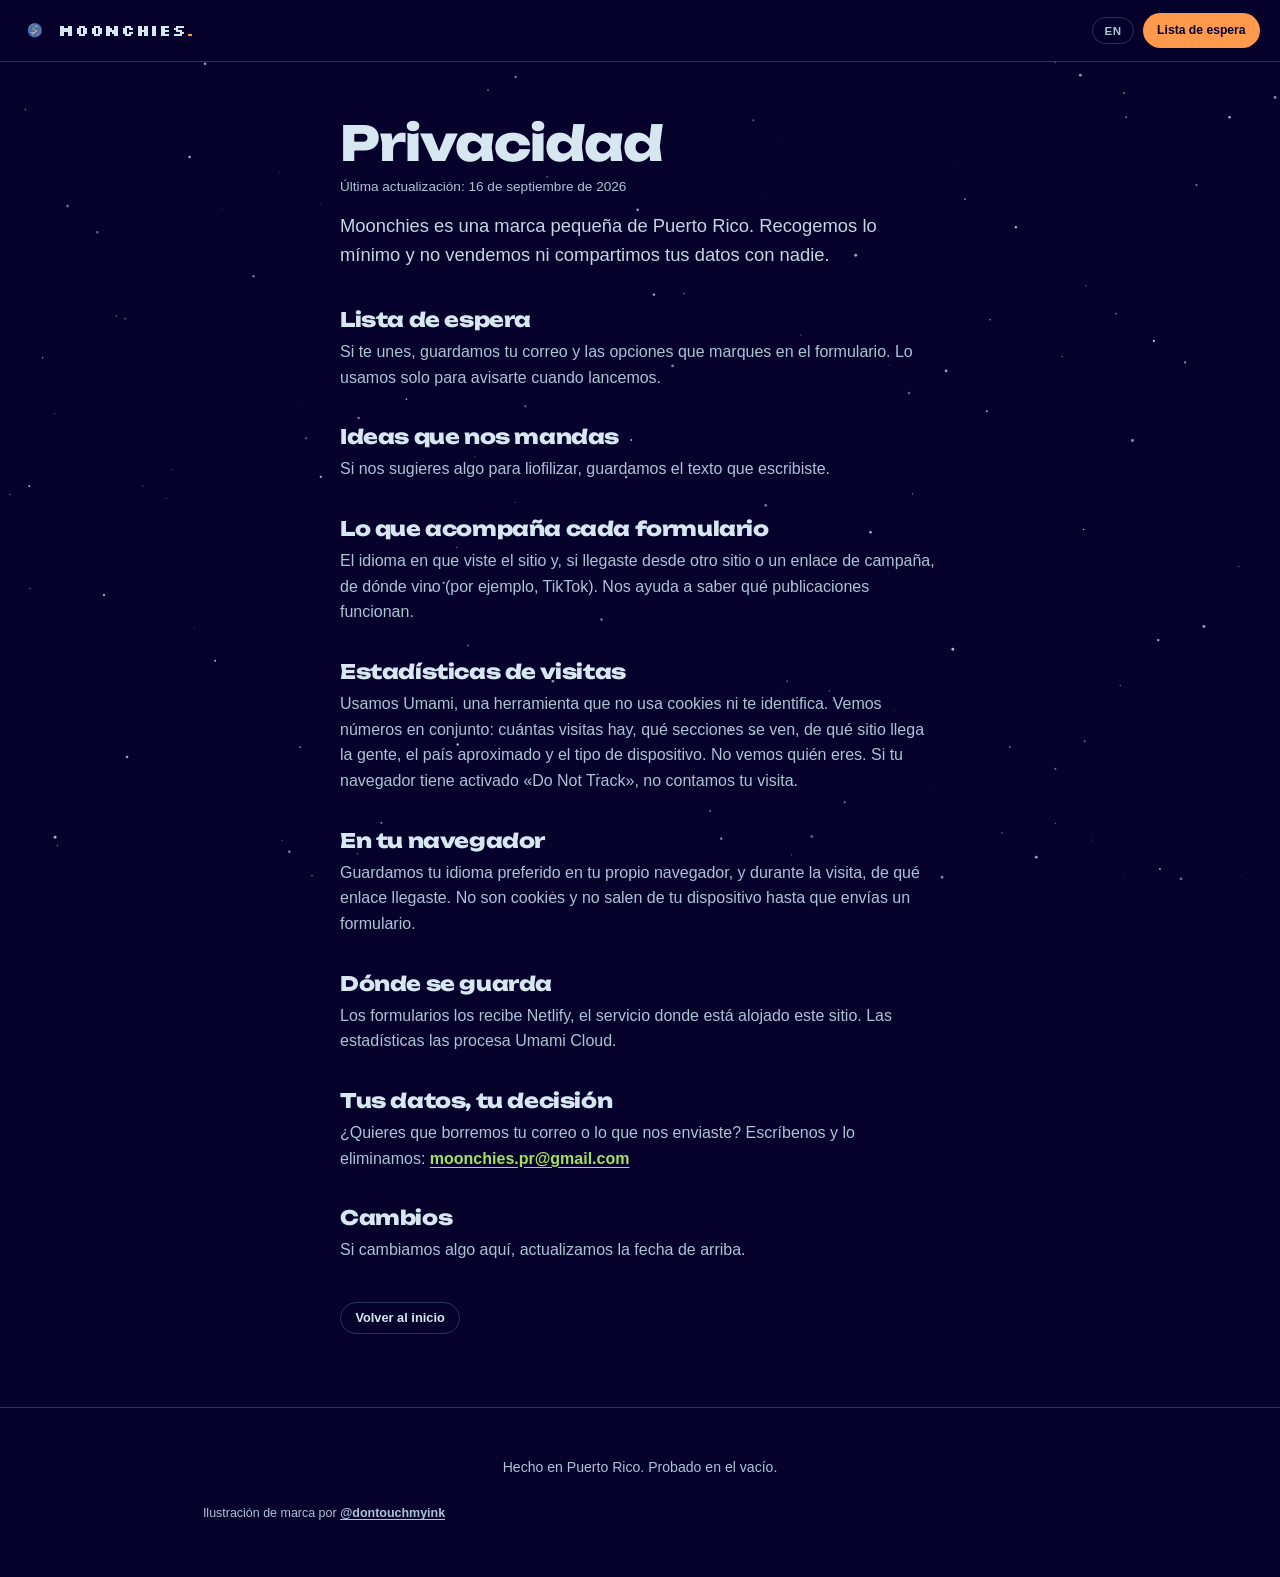
<file: privacidad.html>
<!doctype html>
<html lang="es">
<head>
<meta charset="utf-8">
<meta name="viewport" content="width=device-width, initial-scale=1">
<title data-i18n="privacy.meta_title">Privacidad — Moonchies</title>
<meta name="description" content="Qué datos recoge moonchiespr.com, para qué, y cómo pedir que los borremos.">
<link rel="canonical" href="https://moonchiespr.com/privacidad">
<meta name="theme-color" content="#06022b">
<link rel="icon" type="image/png" sizes="32x32" href="/images/favicon-32.png">
<link rel="icon" type="image/png" sizes="48x48" href="/images/favicon-48.png">
<link rel="apple-touch-icon" href="/images/apple-touch-icon.png">
<link rel="preload" href="/fonts/unbounded-latin.woff2" as="font" type="font/woff2" crossorigin>
<link rel="stylesheet" href="/css/style.css">
<script defer src="https://cloud.umami.is/script.js" data-website-id="ddcc6574-648d-4afc-96df-00c713046194" data-domains="moonchiespr.com" data-do-not-track="true"></script>
</head>
<body>

<a class="skip-link" href="#contenido" data-i18n="a11y.skip">Saltar al contenido</a>

<canvas id="stars" aria-hidden="true"></canvas>

<div class="page">

  <header class="nav">
    <a class="wordmark" href="/">
      <img src="/images/logo-circular.webp" alt="" width="30" height="30">
      <span class="wordmark-text">MOONCHIES<span class="dot">.</span></span>
    </a>
    <div class="nav-actions">
      <button class="lang-toggle" id="langToggle" type="button">EN</button>
      <a class="nav-cta" href="/#waitlist" data-i18n="nav.cta" data-umami-event="cta-waitlist" data-umami-event-location="privacy">Lista de espera</a>
    </div>
  </header>

  <main id="contenido" class="legal" tabindex="-1">
    <h1 data-i18n="privacy.title">Privacidad</h1>
    <p class="legal-updated" data-i18n="privacy.updated">Última actualización: 16 de septiembre de 2026</p>
    <p class="lede" data-i18n="privacy.intro">Moonchies es una marca pequeña de Puerto Rico. Recogemos lo mínimo y no vendemos ni compartimos tus datos con nadie.</p>

    <h2 data-i18n="privacy.waitlist_title">Lista de espera</h2>
    <p data-i18n="privacy.waitlist_body">Si te unes, guardamos tu correo y las opciones que marques en el formulario. Lo usamos solo para avisarte cuando lancemos.</p>

    <h2 data-i18n="privacy.ideas_title">Ideas que nos mandas</h2>
    <p data-i18n="privacy.ideas_body">Si nos sugieres algo para liofilizar, guardamos el texto que escribiste.</p>

    <h2 data-i18n="privacy.context_title">Lo que acompaña cada formulario</h2>
    <p data-i18n="privacy.context_body">El idioma en que viste el sitio y, si llegaste desde otro sitio o un enlace de campaña, de dónde vino (por ejemplo, TikTok). Nos ayuda a saber qué publicaciones funcionan.</p>

    <h2 data-i18n="privacy.stats_title">Estadísticas de visitas</h2>
    <p data-i18n="privacy.stats_body">Usamos Umami, una herramienta que no usa cookies ni te identifica. Vemos números en conjunto: cuántas visitas hay, qué secciones se ven, de qué sitio llega la gente, el país aproximado y el tipo de dispositivo. No vemos quién eres. Si tu navegador tiene activado «Do Not Track», no contamos tu visita.</p>

    <h2 data-i18n="privacy.browser_title">En tu navegador</h2>
    <p data-i18n="privacy.browser_body">Guardamos tu idioma preferido en tu propio navegador, y durante la visita, de qué enlace llegaste. No son cookies y no salen de tu dispositivo hasta que envías un formulario.</p>

    <h2 data-i18n="privacy.where_title">Dónde se guarda</h2>
    <p data-i18n="privacy.where_body">Los formularios los recibe Netlify, el servicio donde está alojado este sitio. Las estadísticas las procesa Umami Cloud.</p>

    <h2 data-i18n="privacy.rights_title">Tus datos, tu decisión</h2>
    <p><span data-i18n="privacy.rights_body">¿Quieres que borremos tu correo o lo que nos enviaste? Escríbenos y lo eliminamos:</span> <a href="mailto:moonchies.pr@gmail.com">moonchies.pr@gmail.com</a></p>

    <h2 data-i18n="privacy.changes_title">Cambios</h2>
    <p data-i18n="privacy.changes_body">Si cambiamos algo aquí, actualizamos la fecha de arriba.</p>

    <p class="legal-back"><a class="social-pill" href="/" data-i18n="notfound.home">Volver al inicio</a></p>
  </main>

  <footer>
    <p class="tagline" data-i18n="footer.tagline">Hecho en Puerto Rico. Probado en el vacío.</p>
    <p class="credit"><span data-i18n="footer.credit">Ilustración de marca por</span> <a href="https://instagram.com/dontouchmyink" target="_blank" rel="noopener">@dontouchmyink</a></p>
  </footer>

</div>

<p class="visually-hidden" id="liveRegion" role="status" aria-live="polite"></p>

<script src="/js/main.js"></script>
</body>
</html>
</file>
<file: css/style.css>
/* Unbounded (headlines) and Silkscreen (short labels): SIL Open Font License, see /fonts/OFL-*.txt */
@font-face {
  font-family: "Unbounded";
  src: url("../fonts/unbounded-latin.woff2") format("woff2");
  font-weight: 200 900;
  font-display: swap;
}
@font-face {
  font-family: "Silkscreen";
  src: url("../fonts/silkscreen-700-latin.woff2") format("woff2");
  font-weight: 700;
  font-display: swap;
}

:root {
  --space-void: #0d0254;
  --space-black: #06022b;
  --nebula: #4d6dab;
  --frost: #d6e7f1;
  --dust: #adc3d4;
  --candy-pink: #ff6f9c;
  --candy-orange: #ff9a4d;
  --candy-lime: #a5e05a;
  --candy-violet: #b285e8;

  --font-display: "Unbounded", ui-rounded, "SF Pro Rounded", "Segoe UI Rounded", "Arial Rounded MT Bold", sans-serif;
  --font-label: "Silkscreen", ui-monospace, monospace;
  --font-body: -apple-system, BlinkMacSystemFont, "Segoe UI", Roboto, "Helvetica Neue", Arial, sans-serif;

  --edge: color-mix(in srgb, var(--nebula) 45%, transparent);
  --panel: color-mix(in srgb, var(--space-black) 55%, var(--space-void) 45%);
}

* { box-sizing: border-box; }
html, body { margin: 0; padding: 0; }

html {
  color-scheme: dark;
  scrollbar-color: color-mix(in srgb, var(--nebula) 70%, var(--space-black)) var(--space-black);
  scroll-padding-top: 5rem;
}
@media (prefers-reduced-motion: no-preference) {
  html { scroll-behavior: smooth; }
}

::selection { background: var(--candy-pink); color: var(--space-black); }
input, textarea { caret-color: var(--candy-orange); }

body {
  background: var(--space-black);
  color: var(--frost);
  font-family: var(--font-body);
  line-height: 1.6;
  overflow-x: hidden;
  -webkit-font-smoothing: antialiased;
}

a { color: inherit; }

:focus-visible { outline: 2px solid var(--candy-orange); outline-offset: 2px; }

@media (prefers-reduced-motion: reduce) {
  * { animation-duration: 0.001ms !important; animation-iteration-count: 1 !important; transition-duration: 0.001ms !important; }
}

.skip-link {
  position: absolute;
  top: 0.6rem;
  left: 0.6rem;
  z-index: 100;
  background: var(--candy-orange);
  color: var(--space-black);
  font-weight: 700;
  font-size: 0.9rem;
  padding: 0.6rem 1rem;
  border-radius: 999px;
  text-decoration: none;
  transform: translateY(-160%);
}
.skip-link:focus { transform: none; }

main:focus { outline: none; }

.visually-hidden {
  position: absolute;
  width: 1px; height: 1px;
  overflow: hidden;
  clip: rect(0 0 0 0);
  white-space: nowrap;
  margin: -1px;
}

#stars {
  position: fixed;
  inset: 0;
  width: 100%;
  height: 100%;
  z-index: 0;
  pointer-events: none;
}

.page { position: relative; z-index: 1; overflow-x: clip; }

/* ---------- nav ---------- */
header.nav {
  position: sticky;
  top: 0;
  z-index: 10;
  display: flex;
  align-items: center;
  justify-content: space-between;
  gap: 0.75rem;
  padding: 0.8rem 1.25rem;
  background: color-mix(in srgb, var(--space-black) 78%, transparent);
  backdrop-filter: blur(10px);
  border-bottom: 1px solid var(--edge);
}

.wordmark {
  display: flex;
  align-items: center;
  gap: 0.5rem;
  font-family: var(--font-display);
  font-weight: 800;
  font-size: 1.05rem;
  letter-spacing: 0.01em;
  color: var(--frost);
  text-decoration: none;
}
.wordmark img { width: 1.9rem; height: 1.9rem; border-radius: 50%; flex: none; }
.wordmark .dot { color: var(--candy-orange); }

.nav-actions { display: flex; align-items: center; gap: 0.55rem; }

.lang-toggle {
  font-family: var(--font-body);
  font-size: 0.72rem;
  font-weight: 700;
  letter-spacing: 0.05em;
  background: transparent;
  border: 1px solid var(--edge);
  color: var(--dust);
  border-radius: 999px;
  padding: 0.4rem 0.7rem;
  cursor: pointer;
}
.lang-toggle:hover { border-color: var(--nebula); color: var(--frost); }

.nav-cta {
  font-family: var(--font-body);
  font-size: 0.76rem;
  font-weight: 700;
  background: var(--candy-orange);
  color: var(--space-black);
  border: none;
  border-radius: 999px;
  padding: 0.5rem 0.9rem;
  text-decoration: none;
  white-space: nowrap;
}
.nav-cta:hover { background: color-mix(in srgb, var(--candy-orange) 85%, white); }

/* scroll progress: sits on the header's bottom edge */
.scroll-progress {
  position: absolute;
  left: 0;
  right: 0;
  bottom: -1px;
  height: 2px;
  pointer-events: none;
}
.scroll-progress span {
  display: block;
  height: 100%;
  background: var(--candy-orange);
  transform: scaleX(0);
  transform-origin: left center;
}

/* menu button (below desktop) */
.nav-menu-btn {
  position: relative;
  width: 2.35rem;
  height: 2.35rem;
  flex: none;
  display: inline-flex;
  align-items: center;
  justify-content: center;
  padding: 0;
  background: transparent;
  border: 1px solid var(--edge);
  border-radius: 999px;
  color: var(--frost);
  cursor: pointer;
}
.nav-menu-bars { position: relative; width: 1rem; height: 10px; }
.nav-menu-bars span {
  position: absolute;
  left: 0;
  right: 0;
  height: 2px;
  border-radius: 2px;
  background: currentColor;
  transition: transform 0.3s cubic-bezier(0.16, 1, 0.3, 1);
}
.nav-menu-bars span:first-child { top: 0; }
.nav-menu-bars span:last-child { bottom: 0; }
.menu-open .nav-menu-bars span:first-child { transform: translateY(4px) rotate(45deg); }
.menu-open .nav-menu-bars span:last-child { transform: translateY(-4px) rotate(-45deg); }
.menu-open .nav-menu-btn { border-color: var(--candy-orange); }

/* section links: a drop-down sheet below desktop */
.nav-links {
  position: absolute;
  top: 100%;
  left: 0;
  right: 0;
  padding: 0.25rem 1.25rem 1.6rem;
  background: color-mix(in srgb, var(--space-black) 97%, var(--space-void));
  border-bottom: 1px solid var(--edge);
  box-shadow: 0 18px 40px -12px rgba(0, 0, 0, 0.6);
  clip-path: inset(0 0 100% 0);
  visibility: hidden;
  transition: clip-path 0.32s cubic-bezier(0.16, 1, 0.3, 1), visibility 0s linear 0.32s;
}
.menu-open .nav-links {
  clip-path: inset(0 0 -60px 0);
  visibility: visible;
  transition: clip-path 0.32s cubic-bezier(0.16, 1, 0.3, 1), visibility 0s;
}
.nav-links ul { list-style: none; margin: 0; padding: 0; }
.nav-links li a {
  display: flex;
  align-items: center;
  gap: 0.6rem;
  padding: 0.85rem 0;
  font-family: var(--font-display);
  font-weight: 800;
  font-size: 1.35rem;
  color: var(--frost);
  text-decoration: none;
  border-bottom: 1px solid color-mix(in srgb, var(--nebula) 25%, transparent);
}
.nav-links li a[aria-current]::before {
  content: "";
  width: 0.45rem;
  height: 0.45rem;
  border-radius: 50%;
  background: var(--candy-orange);
  flex: none;
}
.nav-menu-social { display: flex; flex-wrap: wrap; gap: 0.6rem; margin-top: 1.3rem; }

/* phones: the circular logo carries the brand so the waitlist CTA, language and menu all fit */
@media (max-width: 29.99rem) {
  .has-menu .wordmark-text {
    position: absolute;
    width: 1px;
    height: 1px;
    overflow: hidden;
    clip: rect(0 0 0 0);
    white-space: nowrap;
  }
  .has-menu .wordmark img { width: 2.2rem; height: 2.2rem; }
}

@media (min-width: 60rem) {
  .nav-menu-btn, .nav-menu-social { display: none; }
  .nav-links {
    position: static;
    padding: 0;
    margin-inline: auto;
    background: none;
    border: 0;
    box-shadow: none;
    clip-path: none;
    visibility: visible;
    transition: none;
  }
  .nav-links ul { display: flex; gap: 1.75rem; }
  .nav-links li a {
    position: relative;
    display: block;
    padding: 0.35rem 0;
    font-family: var(--font-body);
    font-weight: 600;
    font-size: 0.84rem;
    color: var(--dust);
    border: 0;
    transition: color 0.2s ease-out;
  }
  .nav-links li a::after {
    content: "";
    position: absolute;
    left: 0;
    right: 0;
    bottom: 0;
    height: 2px;
    border-radius: 2px;
    background: var(--candy-orange);
    transform: scaleX(0);
    transform-origin: left center;
    transition: transform 0.3s cubic-bezier(0.16, 1, 0.3, 1);
  }
  .nav-links li a[aria-current]::before { content: none; }
  .nav-links li a[aria-current] { color: var(--frost); }
  .nav-links li a[aria-current]::after { transform: scaleX(1); }
  .nav-links li a:hover { color: var(--frost); }
}

/* back to top */
.back-to-top {
  position: fixed;
  right: calc(1rem + env(safe-area-inset-right));
  bottom: calc(1rem + env(safe-area-inset-bottom));
  z-index: 20;
  width: 2.9rem;
  height: 2.9rem;
  display: flex;
  align-items: center;
  justify-content: center;
  padding: 0;
  border-radius: 50%;
  border: 1px solid var(--edge);
  background: var(--panel);
  color: var(--frost);
  box-shadow: 0 8px 24px -6px rgba(0, 0, 0, 0.55);
  cursor: pointer;
  opacity: 0;
  visibility: hidden;
  transform: translateY(0.75rem);
  transition: opacity 0.3s ease-out, transform 0.35s cubic-bezier(0.16, 1, 0.3, 1), visibility 0s linear 0.35s, border-color 0.2s ease-out, color 0.2s ease-out;
}
.back-to-top.is-visible {
  opacity: 1;
  visibility: visible;
  transform: none;
  transition-delay: 0s;
}

/* ---------- interaction states ---------- */
a, button { -webkit-tap-highlight-color: transparent; }

.lang-toggle, .nav-cta, .nav-menu-btn, .social-pill, .form-submit, .btn-primary,
.contact-row, .wifd-like, .story a, .footer-links a, .credit a {
  transition: color 0.2s ease-out, background-color 0.2s ease-out, border-color 0.2s ease-out, transform 0.2s ease-out;
}
.nav-cta:active, .form-submit:active, .btn-primary:active, .social-pill:active,
.lang-toggle:active, .nav-menu-btn:active, .back-to-top:active {
  transform: scale(0.96);
}

@media (hover: hover) {
  .nav-menu-btn:hover { border-color: var(--nebula); }
  .back-to-top:hover { border-color: var(--candy-orange); color: var(--candy-orange); }
  .contact-row:hover .contact-icon { background: var(--candy-lime); color: var(--space-black); }
}
.contact-icon { transition: background-color 0.2s ease-out, color 0.2s ease-out; }

.field input[type="email"], .field textarea { transition: border-color 0.2s ease-out; }
.field input[type="email"]:hover, .field textarea:hover { border-color: var(--nebula); }
.field input[type="email"]:focus, .field textarea:focus { border-color: var(--candy-orange); }

/* ---------- shared section layout ---------- */
section {
  position: relative;
  padding: 4.5rem 1.25rem;
  max-width: 30rem;
  margin: 0 auto;
}
@media (min-width: 46rem) {
  section { max-width: 54rem; padding: 6rem 2rem; }
}

.eyebrow {
  font-family: var(--font-body);
  font-size: 0.72rem;
  font-weight: 700;
  letter-spacing: 0.14em;
  text-transform: uppercase;
  color: var(--candy-lime);
  margin: 0 0 0.9rem;
  display: flex;
  align-items: center;
  gap: 0.5rem;
}
.eyebrow::before { content: ""; width: 0.4rem; height: 0.4rem; border-radius: 50%; background: currentColor; flex: none; }

h1, h2, h3 {
  font-family: var(--font-display);
  font-weight: 800;
  text-wrap: balance;
  margin: 0 0 1rem;
  color: var(--frost);
}
h1 { font-size: clamp(2.3rem, 8vw, 3.6rem); line-height: 1.05; letter-spacing: -0.01em; }
h2 { font-size: clamp(1.7rem, 5.5vw, 2.35rem); line-height: 1.12; }

p { color: var(--dust); max-width: 38rem; }
p.lede { font-size: 1.15rem; color: var(--frost); opacity: 0.92; }

.divider { display: block; width: 100%; height: auto; color: var(--edge); }

/* ---------- hero ---------- */
.hero { padding-top: 3rem; text-align: center; display: flex; flex-direction: column; align-items: center; }

.hero-badge {
  display: inline-flex;
  align-items: center;
  gap: 0.45rem;
  font-size: 0.72rem;
  font-weight: 700;
  letter-spacing: 0.1em;
  text-transform: uppercase;
  color: var(--dust);
  border: 1px solid var(--edge);
  border-radius: 999px;
  padding: 0.35rem 0.75rem 0.35rem 0.55rem;
  margin-bottom: 1.6rem;
}
.flag-chip { flex: none; }

.hero h1 { max-width: 20ch; }
.hero .lede { margin: 0 auto 2.2rem; }

.hero-logo { width: min(78vw, 24rem); height: auto; margin-top: 0.5rem; }

.hero-cta {
  display: inline-flex;
  align-items: center;
  gap: 0.45rem;
  margin-top: 1.9rem;
  padding: 0.35rem 0;
  font-weight: 700;
  font-size: 0.98rem;
  color: var(--frost);
  text-decoration: none;
  border-bottom: 1px solid color-mix(in srgb, var(--candy-lime) 55%, transparent);
  transition: border-color 0.2s ease-out;
}
.hero-cta svg { color: var(--candy-lime); transition: transform 0.3s cubic-bezier(0.16, 1, 0.3, 1); }
@media (hover: hover) {
  .hero-cta:hover { border-color: var(--candy-lime); }
  .hero-cta:hover svg { transform: translateY(3px); }
}

/* ---------- historia del nombre ---------- */
.story p:not(.eyebrow) {
  font-size: 1.1rem;
  max-width: 34rem;
  margin: 0 0 0.85rem;
}
.story .story-title {
  font-weight: 800;
  font-size: clamp(1.5rem, 5vw, 2rem);
  margin: 0 0 0.85rem;
}
.story a {
  color: var(--candy-lime);
  font-weight: 700;
  text-decoration: none;
  border-bottom: 1px solid color-mix(in srgb, var(--candy-lime) 50%, transparent);
}
.story a:hover { border-color: var(--candy-lime); }

/* ---------- misión / visión ---------- */
.purpose-block { margin-top: 2.2rem; }
.purpose-block:first-of-type { margin-top: 0; }
.purpose-label {
  font-size: 0.72rem;
  font-weight: 700;
  letter-spacing: 0.12em;
  text-transform: uppercase;
  color: var(--candy-violet);
  margin: 0 0 0.6rem;
}
.purpose-block p { font-size: 1.02rem; max-width: 40rem; }

/* ---------- Will It Freeze Dry ---------- */
.wifd-media {
  position: relative;
  aspect-ratio: 3 / 4;
  border-radius: 1rem;
  overflow: hidden;
  border: 1px solid var(--edge);
  background: var(--panel);
  transition: border-color 0.25s ease-out;
}
.wifd-media:has(.wifd-thumb:not(.is-loaded)) { animation: thumb-wait 1.8s ease-in-out infinite; }
@keyframes thumb-wait {
  50% { background-color: color-mix(in srgb, var(--nebula) 20%, var(--panel)); }
}

.wifd-thumb {
  position: absolute;
  inset: 0;
  width: 100%;
  height: 100%;
  object-fit: cover;
  transition: opacity 0.5s ease-out, transform 0.7s cubic-bezier(0.16, 1, 0.3, 1);
}
.js .wifd-thumb:not(.is-loaded) { opacity: 0; }

.wifd-play {
  position: absolute;
  inset: 0;
  display: flex;
  align-items: center;
  justify-content: center;
  text-decoration: none;
}
.wifd-play:focus-visible { outline-offset: -4px; border-radius: 1rem; }
.wifd-play-icon {
  width: 3rem;
  height: 3rem;
  border-radius: 50%;
  background: color-mix(in srgb, var(--space-black) 60%, transparent);
  border: 1px solid color-mix(in srgb, var(--frost) 35%, transparent);
  display: flex;
  align-items: center;
  justify-content: center;
  color: var(--frost);
  transition: background-color 0.25s ease-out, border-color 0.25s ease-out, color 0.25s ease-out, transform 0.3s cubic-bezier(0.16, 1, 0.3, 1);
}
.wifd-play:focus-visible .wifd-play-icon,
.wifd-play:active .wifd-play-icon { background: var(--candy-orange); border-color: var(--candy-orange); color: var(--space-black); }
@media (hover: hover) {
  .wifd-media:hover { border-color: var(--nebula); }
  .wifd-media:hover .wifd-thumb { transform: scale(1.04); }
  .wifd-media:hover .wifd-play-icon { background: var(--candy-orange); border-color: var(--candy-orange); color: var(--space-black); transform: scale(1.08); }
}

.wifd-tile-tag {
  font-size: 0.75rem;
  font-weight: 700;
  letter-spacing: 0.08em;
  text-transform: uppercase;
  color: var(--candy-orange);
  margin: 0 0 0.4rem;
}

.wifd-like {
  display: inline-flex;
  align-items: center;
  gap: 0.35rem;
  margin-top: 0.6rem;
  font-size: 0.8rem;
  font-weight: 600;
  color: var(--candy-pink);
  text-decoration: none;
}
.wifd-like:hover { color: color-mix(in srgb, var(--candy-pink) 80%, white); }

/* latest episode */
.wifd-featured { display: grid; gap: 1.5rem; margin-top: 2.4rem; }
.wifd-featured .wifd-media { box-shadow: 0 28px 60px -28px rgba(0, 0, 0, 0.75); }
.wifd-featured .wifd-play-icon { width: 4rem; height: 4rem; }
.wifd-featured .wifd-play-icon svg { width: 22px; height: 22px; }
@media (min-width: 46rem) {
  .wifd-featured { grid-template-columns: minmax(0, 19rem) 1fr; align-items: center; gap: 2.75rem; }
}

.wifd-badge {
  display: inline-flex;
  align-items: center;
  gap: 0.5rem;
  font-size: 0.7rem;
  font-weight: 700;
  letter-spacing: 0.1em;
  text-transform: uppercase;
  color: var(--candy-lime);
  border: 1px solid color-mix(in srgb, var(--candy-lime) 45%, transparent);
  border-radius: 999px;
  padding: 0.3rem 0.75rem 0.3rem 0.6rem;
  margin: 0 0 1.1rem;
}
.wifd-badge-dot { position: relative; width: 0.45rem; height: 0.45rem; border-radius: 50%; background: currentColor; flex: none; }
.wifd-badge-dot::after {
  content: "";
  position: absolute;
  inset: 0;
  border-radius: 50%;
  border: 1px solid currentColor;
  animation: badge-ping 2.4s cubic-bezier(0.16, 1, 0.3, 1) infinite;
}
@keyframes badge-ping {
  0% { transform: scale(1); opacity: 0.9; }
  70%, 100% { transform: scale(2.8); opacity: 0; }
}
.wifd-featured-body h3 { font-size: clamp(1.55rem, 4.8vw, 2.1rem); line-height: 1.1; margin: 0 0 0.7rem; }
.wifd-featured-body > p:not([class]) { font-size: 1.05rem; margin: 0 0 1.5rem; max-width: 30rem; }
.wifd-featured-actions { display: flex; flex-wrap: wrap; align-items: center; gap: 0.8rem 1.4rem; }
.wifd-featured-actions .wifd-like { margin-top: 0; font-size: 0.88rem; }

/* earlier episodes rail */
.wifd-rail-head {
  display: flex;
  align-items: center;
  justify-content: space-between;
  gap: 1rem;
  margin: 3.5rem 0 1.1rem;
}
.wifd-rail-title { font-size: 1.45rem; margin: 0; }
.wifd-rail-controls { display: none; gap: 0.5rem; }
@media (min-width: 46rem) and (hover: hover) {
  .wifd-rail-controls { display: flex; }
}
.rail-btn {
  width: 2.5rem;
  height: 2.5rem;
  padding: 0;
  border-radius: 50%;
  border: 1px solid var(--edge);
  background: transparent;
  color: var(--frost);
  display: inline-flex;
  align-items: center;
  justify-content: center;
  cursor: pointer;
  transition: border-color 0.2s ease-out, color 0.2s ease-out, opacity 0.2s ease-out;
}
.rail-btn:hover:not(:disabled) { border-color: var(--candy-orange); color: var(--candy-orange); }
.rail-btn:disabled { opacity: 0.35; cursor: default; }

.wifd-rail {
  list-style: none;
  margin: 0 -1.25rem;
  padding: 0.25rem 1.25rem 1.1rem;
  display: grid;
  grid-auto-flow: column;
  grid-auto-columns: min(66vw, 15rem);
  gap: 1rem;
  overflow-x: auto;
  overscroll-behavior-x: contain;
  scroll-snap-type: x mandatory;
  scroll-padding-inline: 1.25rem;
  scrollbar-width: thin;
}
@media (min-width: 46rem) {
  .wifd-rail {
    margin-inline: 0;
    padding-inline: 0;
    scroll-padding-inline: 0;
    gap: 1.25rem;
    grid-auto-columns: calc((100% - 2.5rem) / 3);
  }
}
.wifd-card { scroll-snap-align: start; min-width: 0; }
.wifd-card-body { padding: 0.9rem 0.1rem 0; }
.wifd-card h4 {
  font-family: var(--font-display);
  font-weight: 800;
  font-size: 1.12rem;
  line-height: 1.25;
  text-wrap: balance;
  color: var(--frost);
  margin: 0 0 0.35rem;
}
.wifd-card-body > p:not([class]) {
  font-size: 0.86rem;
  line-height: 1.5;
  margin: 0;
  display: -webkit-box;
  -webkit-line-clamp: 3;
  -webkit-box-orient: vertical;
  overflow: hidden;
}

/* second way into the waitlist, right after the series */
.wifd-waitlist {
  margin-top: 2.6rem;
  padding: 1.3rem 1.5rem;
  border: 1px solid var(--edge);
  border-radius: 1.1rem;
  background: var(--panel);
  display: flex;
  flex-wrap: wrap;
  align-items: center;
  justify-content: space-between;
  gap: 1rem 1.5rem;
}
.wifd-waitlist p { margin: 0; color: var(--frost); font-weight: 600; font-size: 1.05rem; }

.wifd-social { margin-top: 1.8rem; display: flex; gap: 0.7rem; justify-content: center; flex-wrap: wrap; }
.social-pill {
  font-size: 0.8rem;
  font-weight: 600;
  color: var(--frost);
  border: 1px solid var(--edge);
  border-radius: 999px;
  padding: 0.45rem 0.9rem;
  text-decoration: none;
}
.social-pill:hover { border-color: var(--candy-violet); color: var(--candy-violet); }

/* ---------- panels (suggestion / waitlist) ---------- */
.panel {
  margin-top: 1.6rem;
  border: 1px solid var(--edge);
  border-radius: 1.1rem;
  padding: 1.9rem 1.4rem;
  background: var(--panel);
}
.panel > p:first-of-type { margin-bottom: 1.4rem; }

.field { display: flex; flex-direction: column; gap: 0.35rem; }
.field label { font-size: 0.75rem; font-weight: 600; color: var(--dust); }
.field input[type="email"],
.field textarea {
  font-family: var(--font-body);
  font-size: 1rem;
  background: var(--space-black);
  border: 1px solid var(--edge);
  border-radius: 0.7rem;
  padding: 0.75rem 0.9rem;
  color: var(--frost);
  resize: vertical;
  width: 100%;
}
.field input::placeholder, .field textarea::placeholder { color: var(--dust); opacity: 0.7; }
.honeypot-field { position: absolute; left: -9999px; }

.checkbox-field {
  display: flex;
  align-items: flex-start;
  gap: 0.6rem;
  margin-top: 1rem;
  font-size: 0.88rem;
  color: var(--dust);
}
.checkbox-field input { margin-top: 0.1rem; width: 1.25rem; height: 1.25rem; accent-color: var(--candy-lime); flex: none; }

.form-submit {
  display: inline-flex;
  align-items: center;
  gap: 0.55rem;
  font-family: var(--font-body);
  font-weight: 700;
  font-size: 0.92rem;
  border: none;
  border-radius: 0.7rem;
  padding: 0.85rem 1.4rem;
  cursor: pointer;
  white-space: nowrap;
  margin-top: 1.1rem;
}
.form-submit.lime { background: var(--candy-lime); color: var(--space-black); }
.form-submit.lime:hover { background: color-mix(in srgb, var(--candy-lime) 85%, white); }
.form-submit.violet { background: var(--candy-violet); color: var(--space-black); }
.form-submit.violet:hover { background: color-mix(in srgb, var(--candy-violet) 85%, white); }

.form-submit:disabled { cursor: progress; }
.btn-spinner {
  display: none;
  width: 0.95em;
  height: 0.95em;
  border-radius: 50%;
  border: 2px solid currentColor;
  border-right-color: transparent;
  animation: spin 0.7s linear infinite;
}
.is-busy .btn-spinner { display: inline-block; }
@keyframes spin { to { transform: rotate(360deg); } }

.field-error {
  margin: 0.5rem 0 0;
  font-size: 0.86rem;
  font-weight: 600;
  color: var(--candy-orange);
}
.field [aria-invalid="true"],
.field [aria-invalid="true"]:hover { border-color: var(--candy-orange); }
.email-suggest-wrap { margin: 0.5rem 0 0; }

.text-btn {
  display: inline-flex;
  align-items: center;
  gap: 0.4rem;
  padding: 0.2rem 0;
  background: none;
  border: 0;
  font: inherit;
  font-size: 0.88rem;
  font-weight: 600;
  color: inherit;
  text-decoration: underline;
  text-underline-offset: 3px;
  text-decoration-thickness: 1px;
  cursor: pointer;
}
.email-suggest { display: inline; color: var(--candy-lime); text-align: left; }
.email-suggest strong { font-weight: 700; }
.form-confirm .text-btn { margin-top: 0.8rem; }
.form-confirm .share-btn { color: var(--frost); }
.form-confirm:focus { outline: none; }

.share-btn { font-family: var(--font-body); cursor: pointer; background: transparent; display: inline-flex; align-items: center; gap: 0.4rem; }
.share-btn.is-done, .copy-btn.is-done { color: var(--candy-lime); border-color: var(--candy-lime); }

.form-confirm { display: none; margin-top: 1.1rem; font-size: 0.9rem; font-weight: 600; }
.form-confirm p { margin: 0; }
.form-confirm.lime .form-confirm-success { color: var(--candy-lime); }
.form-confirm.violet .form-confirm-success { color: var(--candy-violet); }
.form-confirm.show { display: block; }
.form-confirm-follow { font-weight: 500; font-size: 0.85rem; color: var(--dust); margin-top: 0.7rem !important; }
.form-confirm .wifd-social { margin-top: 0.6rem; justify-content: flex-start; }
.form-confirm-error { display: none; color: var(--candy-orange); }
.form-confirm.error .form-confirm-success { display: none; }
.form-confirm.error .form-confirm-error { display: block; }

.not-selling-note { font-size: 0.82rem; color: var(--dust); margin-top: 1rem; max-width: 30rem; }

/* ---------- contact ---------- */
.contact-panel { display: flex; flex-direction: column; gap: 1.4rem; }
.contact-email { display: flex; flex-direction: column; align-items: flex-start; gap: 0.6rem; }
.contact-email .contact-row { align-self: stretch; }
.copy-btn {
  display: inline-flex;
  align-items: center;
  gap: 0.45rem;
  padding: 0.45rem 0.9rem;
  font-family: var(--font-body);
  font-size: 0.82rem;
  font-weight: 600;
  color: var(--frost);
  background: transparent;
  border: 1px solid var(--edge);
  border-radius: 999px;
  cursor: pointer;
  transition: color 0.2s ease-out, border-color 0.2s ease-out, transform 0.2s ease-out;
}
.copy-btn:active { transform: scale(0.96); }
@media (hover: hover) {
  .copy-btn:hover { border-color: var(--candy-lime); color: var(--candy-lime); }
}
@media (min-width: 46rem) {
  .contact-email { flex-direction: row; align-items: center; }
  .contact-email .contact-row { flex: 1; }
  .copy-btn { align-self: stretch; padding-inline: 1.2rem; border-radius: 0.9rem; }
}
.contact-row {
  display: flex;
  align-items: center;
  gap: 0.9rem;
  text-decoration: none;
  color: var(--frost);
  border: 1px solid var(--edge);
  border-radius: 0.9rem;
  padding: 0.9rem 1.1rem;
}
.contact-row:hover { border-color: var(--candy-lime); }
.contact-icon {
  flex: none;
  width: 2.2rem; height: 2.2rem;
  border-radius: 50%;
  background: color-mix(in srgb, var(--candy-lime) 18%, transparent);
  color: var(--candy-lime);
  display: flex;
  align-items: center;
  justify-content: center;
}
.contact-text { display: flex; flex-direction: column; gap: 0.15rem; min-width: 0; }
.contact-label { font-size: 0.72rem; font-weight: 700; letter-spacing: 0.06em; text-transform: uppercase; color: var(--dust); }
.contact-value { font-size: 0.98rem; font-weight: 600; word-break: break-word; }
#contacto .wifd-social { justify-content: flex-start; }

/* ---------- floating product stickers ---------- */
.sticker {
  position: absolute;
  width: clamp(4.5rem, 14vw, 7.5rem);
  height: auto;
  border-radius: 50%;
  pointer-events: none;
  z-index: 2;
  animation: sticker-float 7s ease-in-out infinite;
}
@media (prefers-reduced-motion: reduce) {
  .sticker { animation: none; }
}
@keyframes sticker-float {
  0%, 100% { transform: translateY(0) rotate(var(--sticker-rot, -6deg)); }
  50% { transform: translateY(-10px) rotate(var(--sticker-rot, -6deg)); }
}

.sticker--hero { --sticker-rot: -10deg; top: -0.5rem; right: 0.25rem; }
@media (min-width: 46rem) {
  .sticker--hero { top: 1.5rem; right: 0.5rem; width: 8rem; }
}
@media (min-width: 60rem) {
  .sticker--hero { right: -1.5rem; }
}

.sticker--contact { --sticker-rot: -5deg; bottom: -1.5rem; left: 0.25rem; }
@media (min-width: 46rem) {
  .sticker--contact { left: auto; right: -2rem; width: 7rem; }
}

/* ---------- privacy (legal) ---------- */
.legal { max-width: 40rem; margin: 0 auto; padding: 3.5rem 1.25rem 4rem; }
.legal h1 { font-size: clamp(2.2rem, 7vw, 3rem); margin-bottom: 0.4rem; }
.legal-updated { font-size: 0.85rem; color: var(--dust); margin: 0 0 1.8rem; }
.legal .lede { margin-bottom: 2.4rem; }
.legal h2 { font-size: 1.25rem; margin: 2.2rem 0 0.5rem; }
.legal p { margin: 0 0 0.8rem; }
.legal a:not(.social-pill) { color: var(--candy-lime); font-weight: 600; text-underline-offset: 3px; }
.legal-back { margin-top: 2.6rem !important; }

.privacy-note { margin: 0.5rem 0 0; font-size: 0.82rem; }
.privacy-note a, .footer-legal a { color: var(--dust); text-underline-offset: 3px; }
.privacy-note a:hover, .footer-legal a:hover { color: var(--frost); }
.footer-legal { margin: 1.2rem auto 0; font-size: 0.82rem; }

/* ---------- 404 ---------- */
.notfound {
  min-height: calc(100svh - 12rem);
  display: flex;
  flex-direction: column;
  align-items: center;
  justify-content: center;
  text-align: center;
  padding: 3rem 1.25rem 4rem;
}
.notfound-astronaut {
  width: min(52vw, 13rem);
  height: auto;
  margin-bottom: 1.5rem;
  animation: sticker-float 7s ease-in-out infinite;
  --sticker-rot: 8deg;
}
.notfound-code {
  font-family: var(--font-display);
  font-weight: 800;
  font-size: 0.85rem;
  letter-spacing: 0.3em;
  color: var(--candy-orange);
  margin: 0 0 0.6rem;
}
.notfound h1 { max-width: 16ch; }
.notfound .lede { margin: 0 auto 2rem; max-width: 30rem; }
.notfound-actions { display: flex; flex-wrap: wrap; gap: 0.7rem; justify-content: center; }
.btn-primary {
  display: inline-flex;
  align-items: center;
  gap: 0.5rem;
  font-weight: 700;
  font-size: 0.95rem;
  background: var(--candy-orange);
  color: var(--space-black);
  border-radius: 999px;
  padding: 0.75rem 1.3rem;
  text-decoration: none;
}
.btn-primary:hover { background: color-mix(in srgb, var(--candy-orange) 85%, white); }
.btn-primary.btn-lime { background: var(--candy-lime); }
.btn-primary.btn-lime:hover { background: color-mix(in srgb, var(--candy-lime) 85%, white); }
.notfound-actions .social-pill { font-size: 0.95rem; padding: 0.75rem 1.3rem; }
@media (prefers-reduced-motion: reduce) {
  .notfound-astronaut { animation: none; }
}

/* ---------- footer ---------- */
footer { border-top: 1px solid var(--edge); padding: 3rem 1.25rem 2.5rem; text-align: center; }
footer .wordmark { justify-content: center; margin: 0 auto 0.8rem; }
footer p.tagline { margin: 0 auto; font-size: 0.88rem; }
.footer-links { display: flex; justify-content: center; gap: 1rem; margin: 1.2rem 0; flex-wrap: wrap; align-items: center; }
.footer-links a { color: var(--dust); text-decoration: none; font-size: 0.85rem; }
.footer-links a:hover { color: var(--candy-pink); }
.footer-links .muted { color: color-mix(in srgb, var(--dust) 68%, var(--space-black)); font-size: 0.85rem; }
.credit { font-size: 0.78rem; color: var(--dust); margin-top: 1.6rem; }
.credit a { color: var(--dust); font-weight: 600; text-decoration: underline; text-underline-offset: 2px; }
.credit a:hover { color: var(--candy-lime); }

/* ---------- print ---------- */
@media print {
  html, body { background: #fff !important; color: #111 !important; }
  #stars, .skip-link, header.nav, .back-to-top, .divider, .sticker, .wifd-media, .wifd-like, .hero-cta,
  .wifd-rail-controls, .wifd-waitlist, .wifd-featured-actions,
  form, .form-confirm, #sugerencias, .notfound-actions, .copy-btn, .share-btn { display: none !important; }
  * { box-shadow: none !important; text-shadow: none !important; animation: none !important; }
  section { max-width: none; padding: 1.2rem 0; break-inside: avoid-page; }
  body * { color: #111 !important; }
  .hero-logo { width: 9rem; }
  .panel, .contact-row, .social-pill { border-color: #bbb; background: none; color: #111; }
  .wifd-featured { display: block; margin-top: 1rem; }
  .wifd-rail { display: grid; grid-auto-flow: row; grid-template-columns: repeat(3, 1fr); overflow: visible; margin: 0; padding: 0; gap: 0.8rem; }
  .wifd-card { break-inside: avoid; }
  .wifd-card-body > p:not([class]) { -webkit-line-clamp: unset; display: block; }
  a[href^="http"]::after, a[href^="mailto"]::after { content: " (" attr(href) ")"; font-size: 0.75em; font-weight: 400; word-break: break-all; }
  .wordmark::after, .contact-row::after { content: none !important; }
}

/* ---------- type system: Unbounded headlines, Silkscreen labels ---------- */
h1, h2, h3, h4 { letter-spacing: -0.02em; }
h1 { font-size: clamp(2.05rem, 7.2vw, 3.4rem); line-height: 1.08; }
h2 { font-size: clamp(1.55rem, 5vw, 2.15rem); line-height: 1.15; }

.eyebrow, .hero-badge, .wifd-tile-tag, .wifd-badge, .purpose-label, .notfound-code, .wordmark-text {
  font-family: var(--font-label);
  font-weight: 700;
  letter-spacing: 0.04em;
  text-transform: uppercase;
}
.eyebrow, .wifd-tile-tag, .purpose-label { font-size: 0.8125rem; }
.hero-badge, .wifd-badge { font-size: 0.75rem; }
.notfound-code { font-size: 1rem; letter-spacing: 0.2em; }
.wordmark { font-family: var(--font-label); font-weight: 700; font-size: 1rem; letter-spacing: 0.02em; }

/* ---------- FAQ ---------- */
:root { interpolate-size: allow-keywords; }
.faq { margin-top: 1.8rem; border-top: 1px solid var(--edge); }
.faq-item { border-bottom: 1px solid var(--edge); }
.faq-item summary {
  display: flex;
  align-items: center;
  justify-content: space-between;
  gap: 1rem;
  padding: 1.15rem 0.1rem;
  cursor: pointer;
  list-style: none;
  font-family: var(--font-display);
  font-weight: 700;
  font-size: 1.02rem;
  line-height: 1.3;
  letter-spacing: -0.01em;
  color: var(--frost);
  transition: color 0.2s ease-out;
}
.faq-item summary::-webkit-details-marker { display: none; }
.faq-item summary:focus-visible { outline-offset: 4px; border-radius: 0.3rem; }
.faq-icon { flex: none; color: var(--candy-orange); transition: transform 0.35s cubic-bezier(0.16, 1, 0.3, 1); }
.faq-item[open] .faq-icon { transform: rotate(45deg); }
@media (hover: hover) {
  .faq-item summary:hover { color: var(--candy-orange); }
}
.faq-item p { margin: 0 0 1.25rem; padding-right: 2rem; font-size: 1rem; }
.faq-item::details-content {
  block-size: 0;
  overflow: hidden;
  transition: block-size 0.35s cubic-bezier(0.16, 1, 0.3, 1), content-visibility 0.35s allow-discrete;
}
.faq-item[open]::details-content { block-size: auto; }

/* ---------- target sizes ---------- */
/* Small text links get at least 24px of height (WCAG 2.5.8) without changing the layout. */
.wifd-like, .footer-links a, .privacy-note a, .footer-legal a {
  display: inline-block;
  padding-block: 0.3rem;
}
.wifd-like { display: inline-flex; }
.footer-links a { padding-inline: 0.2rem; }
/* On touch screens, compact controls get a larger invisible hit area (~44px tall). */
@media (pointer: coarse) {
  .lang-toggle, .nav-cta, .nav-menu-btn, .social-pill, .wifd-like, .copy-btn, .text-btn,
  .footer-links a, .privacy-note a, .footer-legal a, .hero-cta {
    position: relative;
  }
  .lang-toggle::after, .nav-cta::after, .nav-menu-btn::after, .copy-btn::after, .text-btn::after,
  .footer-links a::after, .privacy-note a::after, .footer-legal a::after, .hero-cta::after, .wifd-like::after {
    content: "";
    position: absolute;
    inset: -8px -3px;
  }
  .social-pill::after { content: ""; position: absolute; inset: -5px -3px; }
}
</file>
